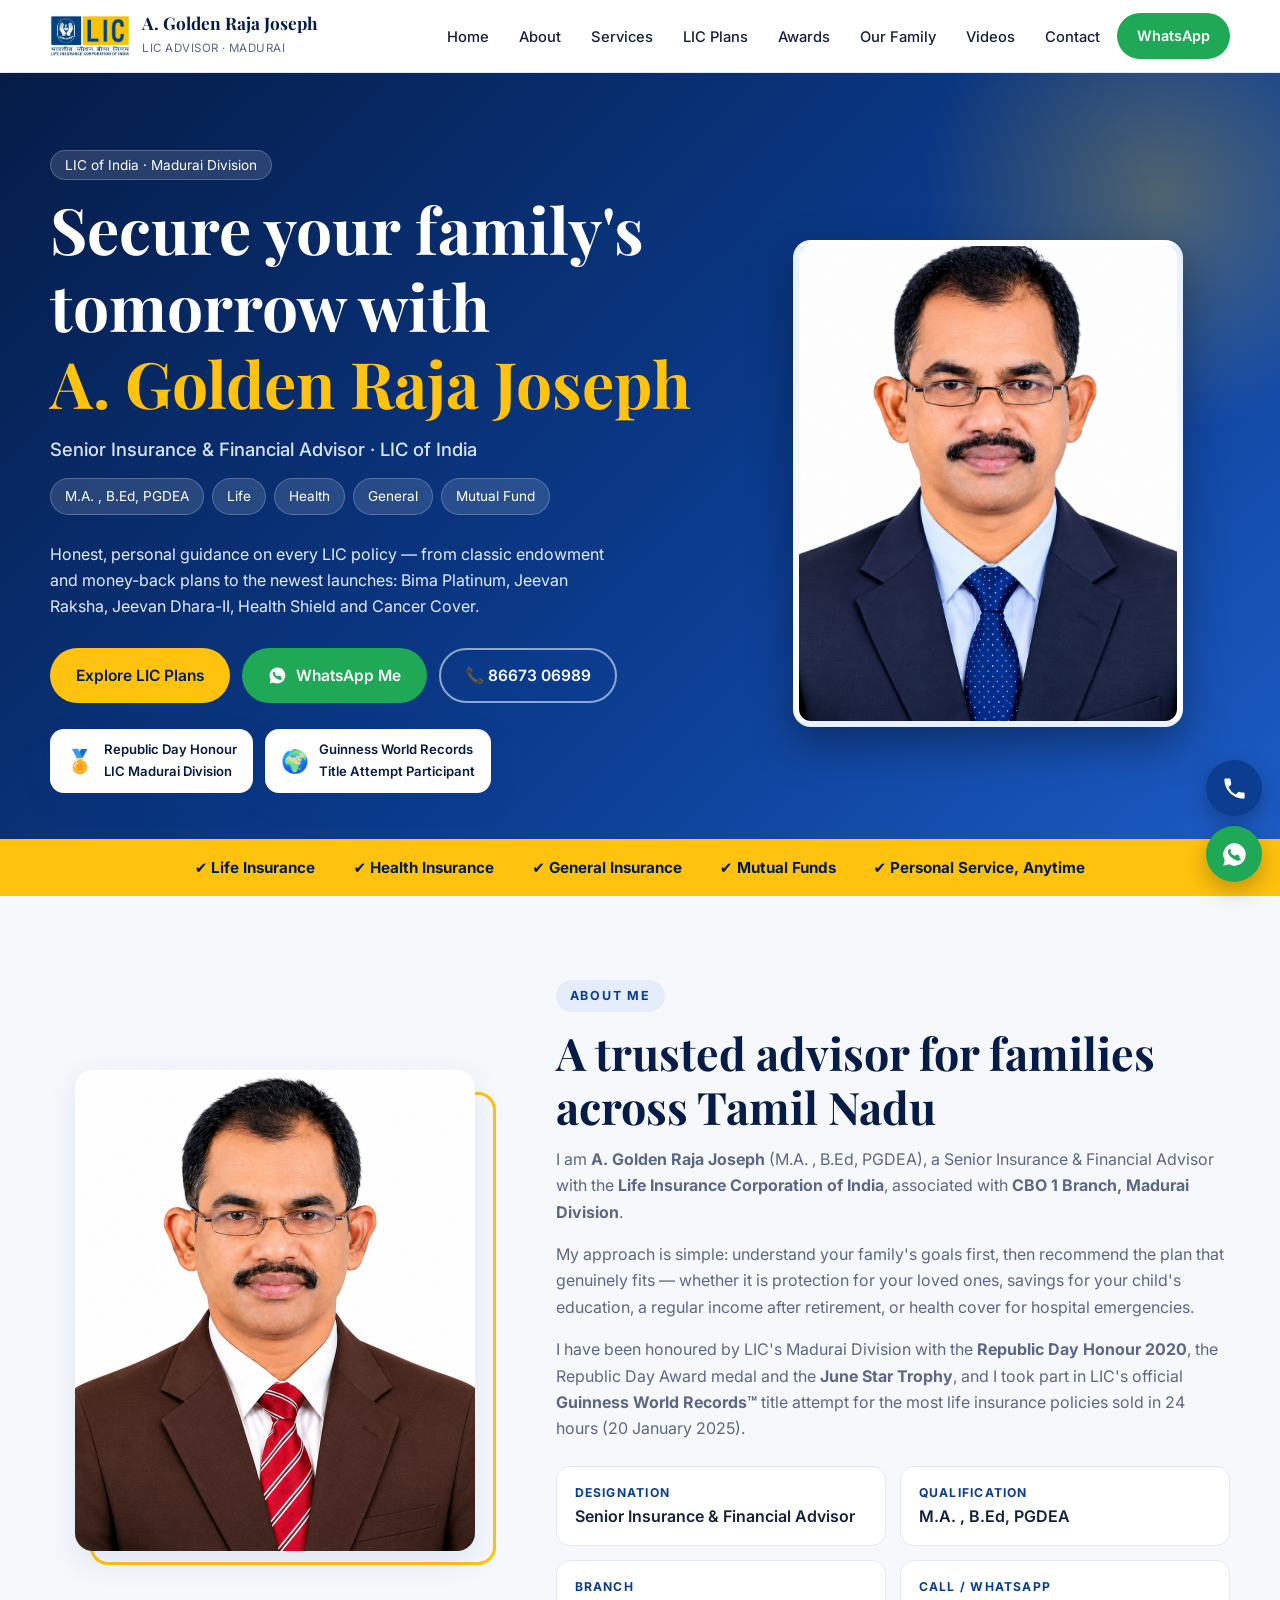
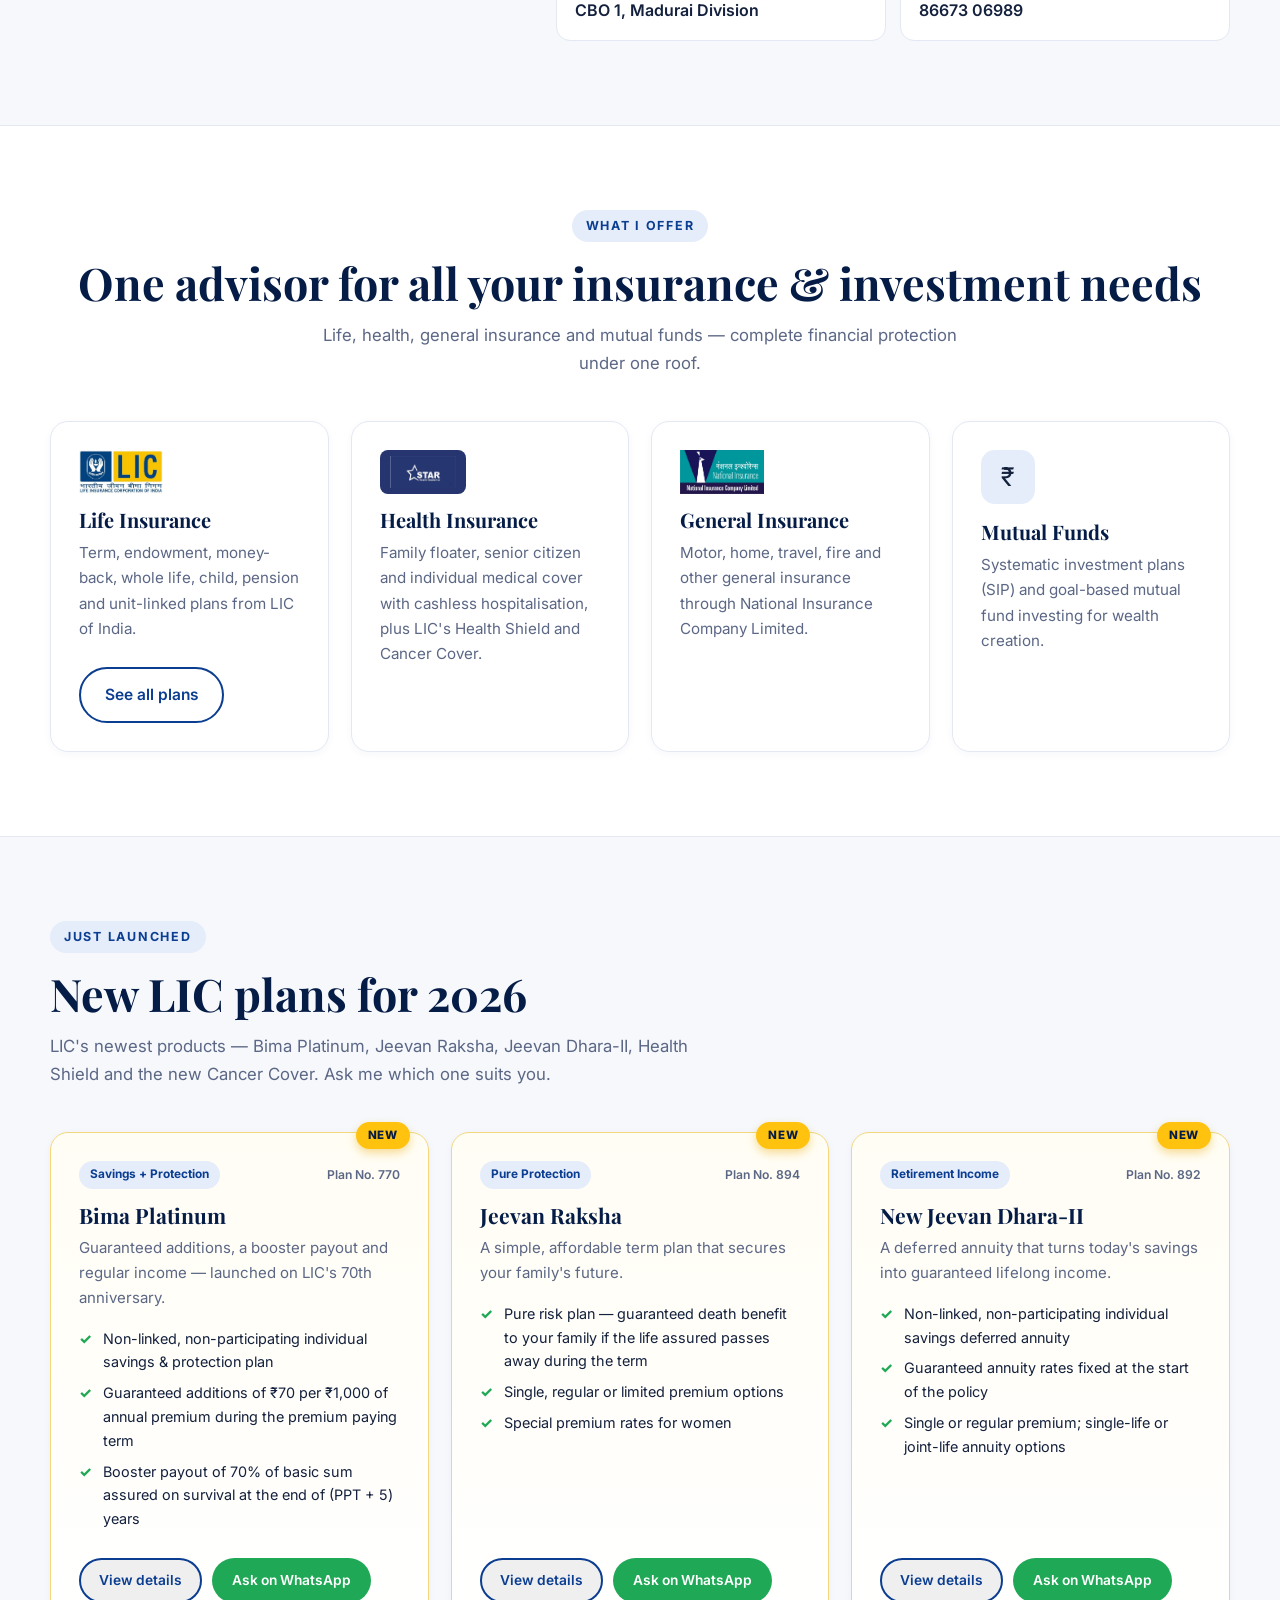
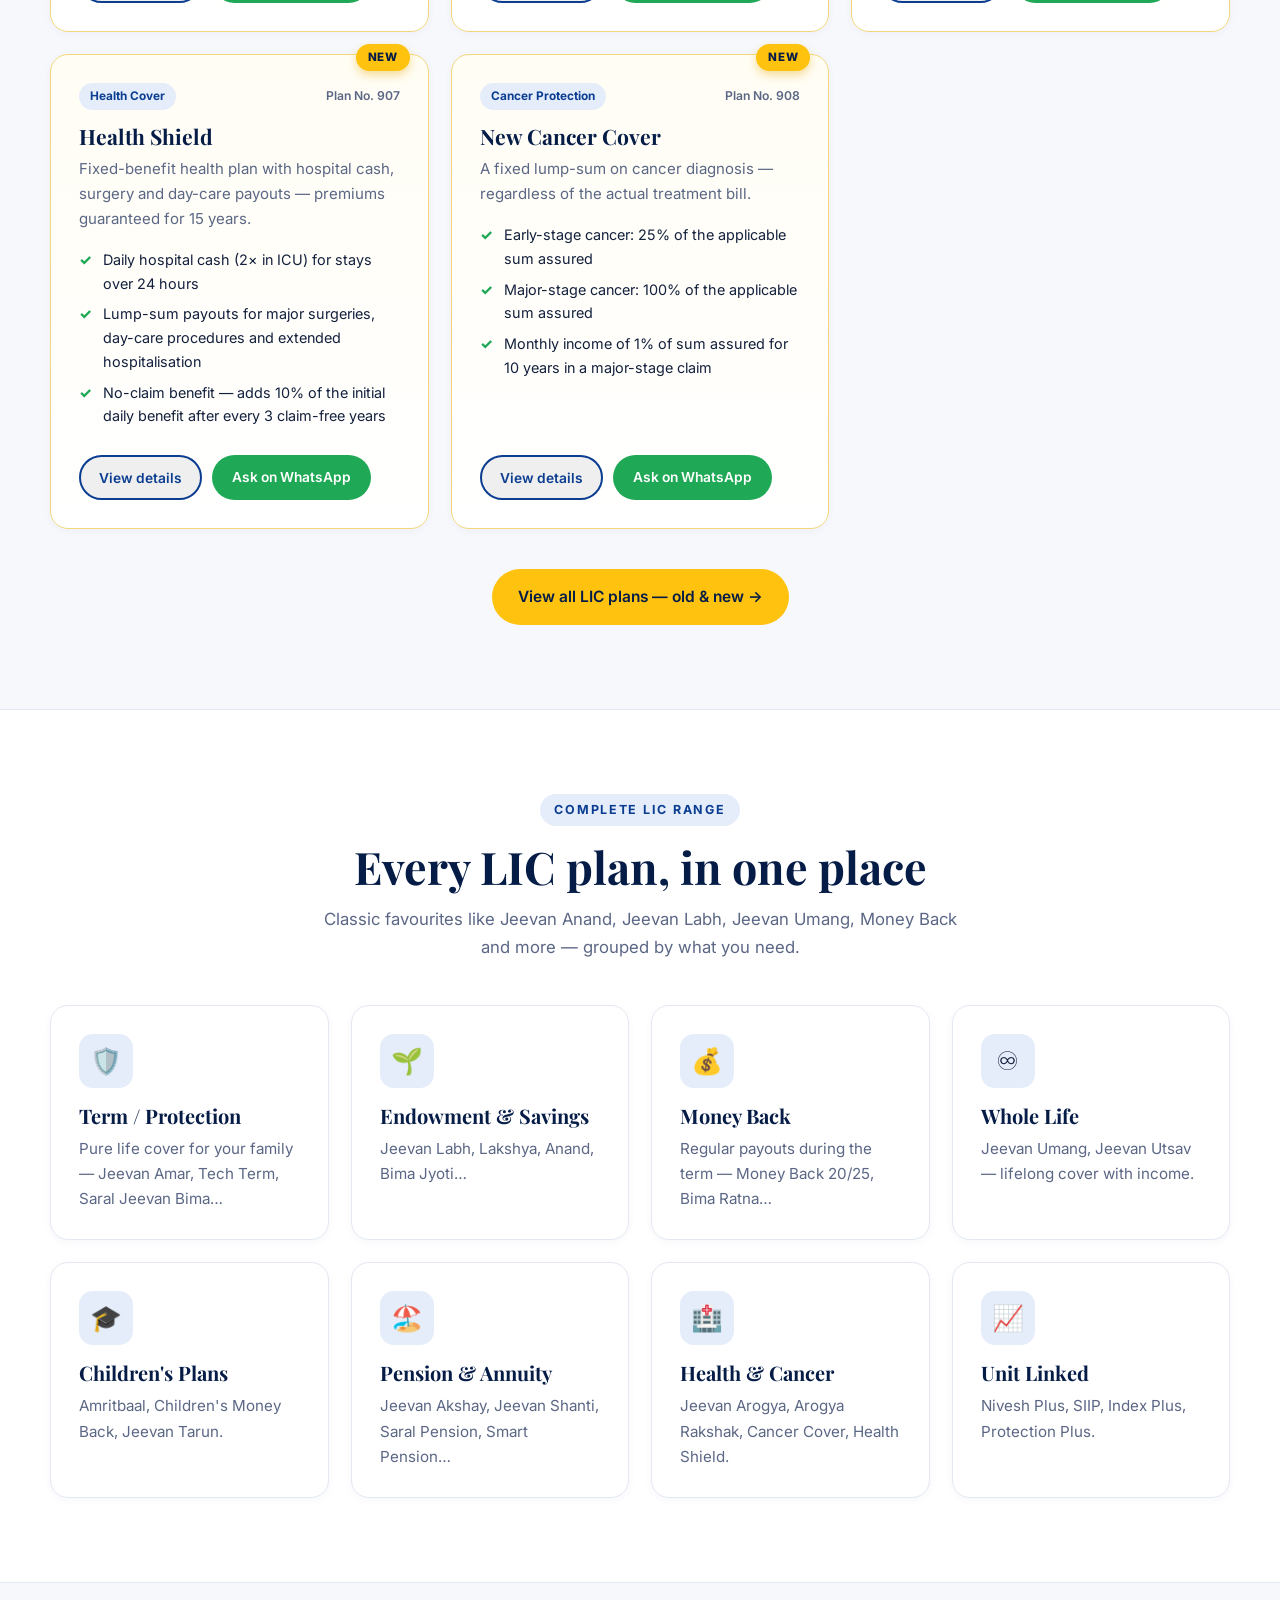
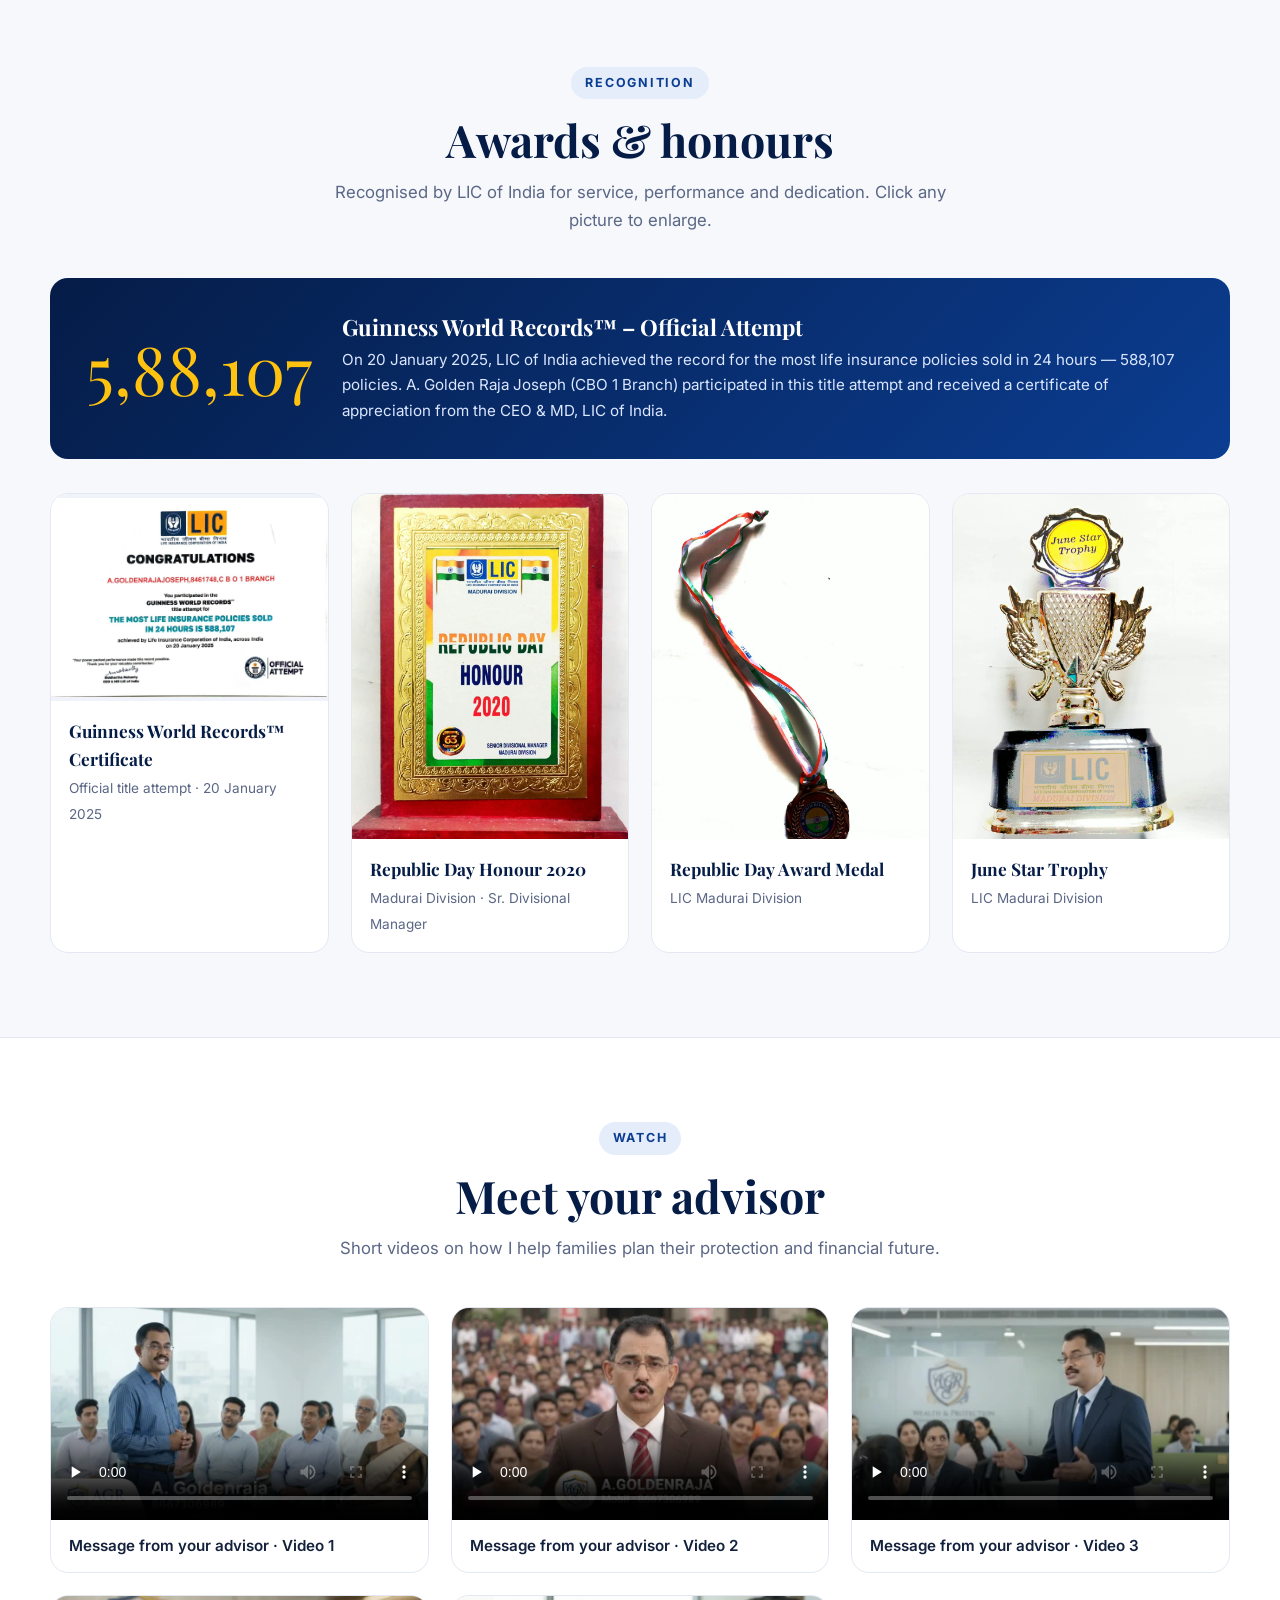
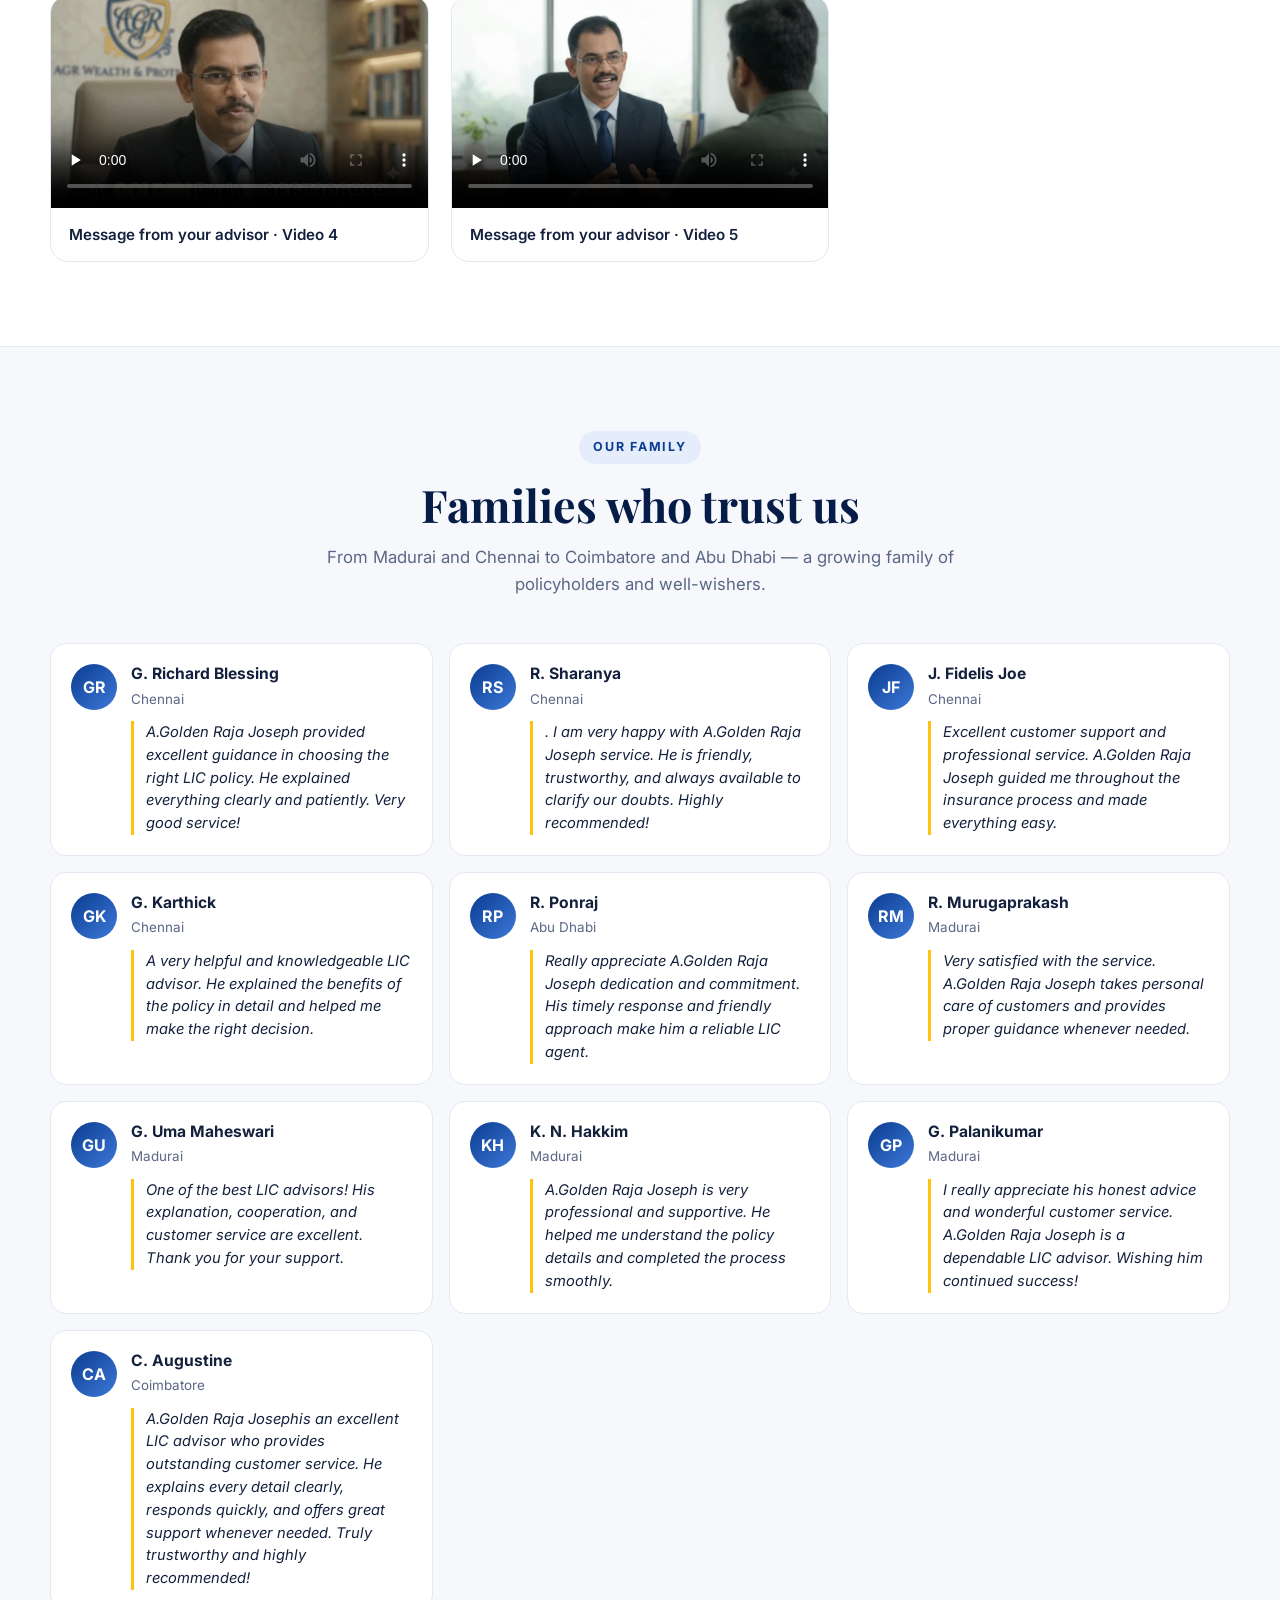
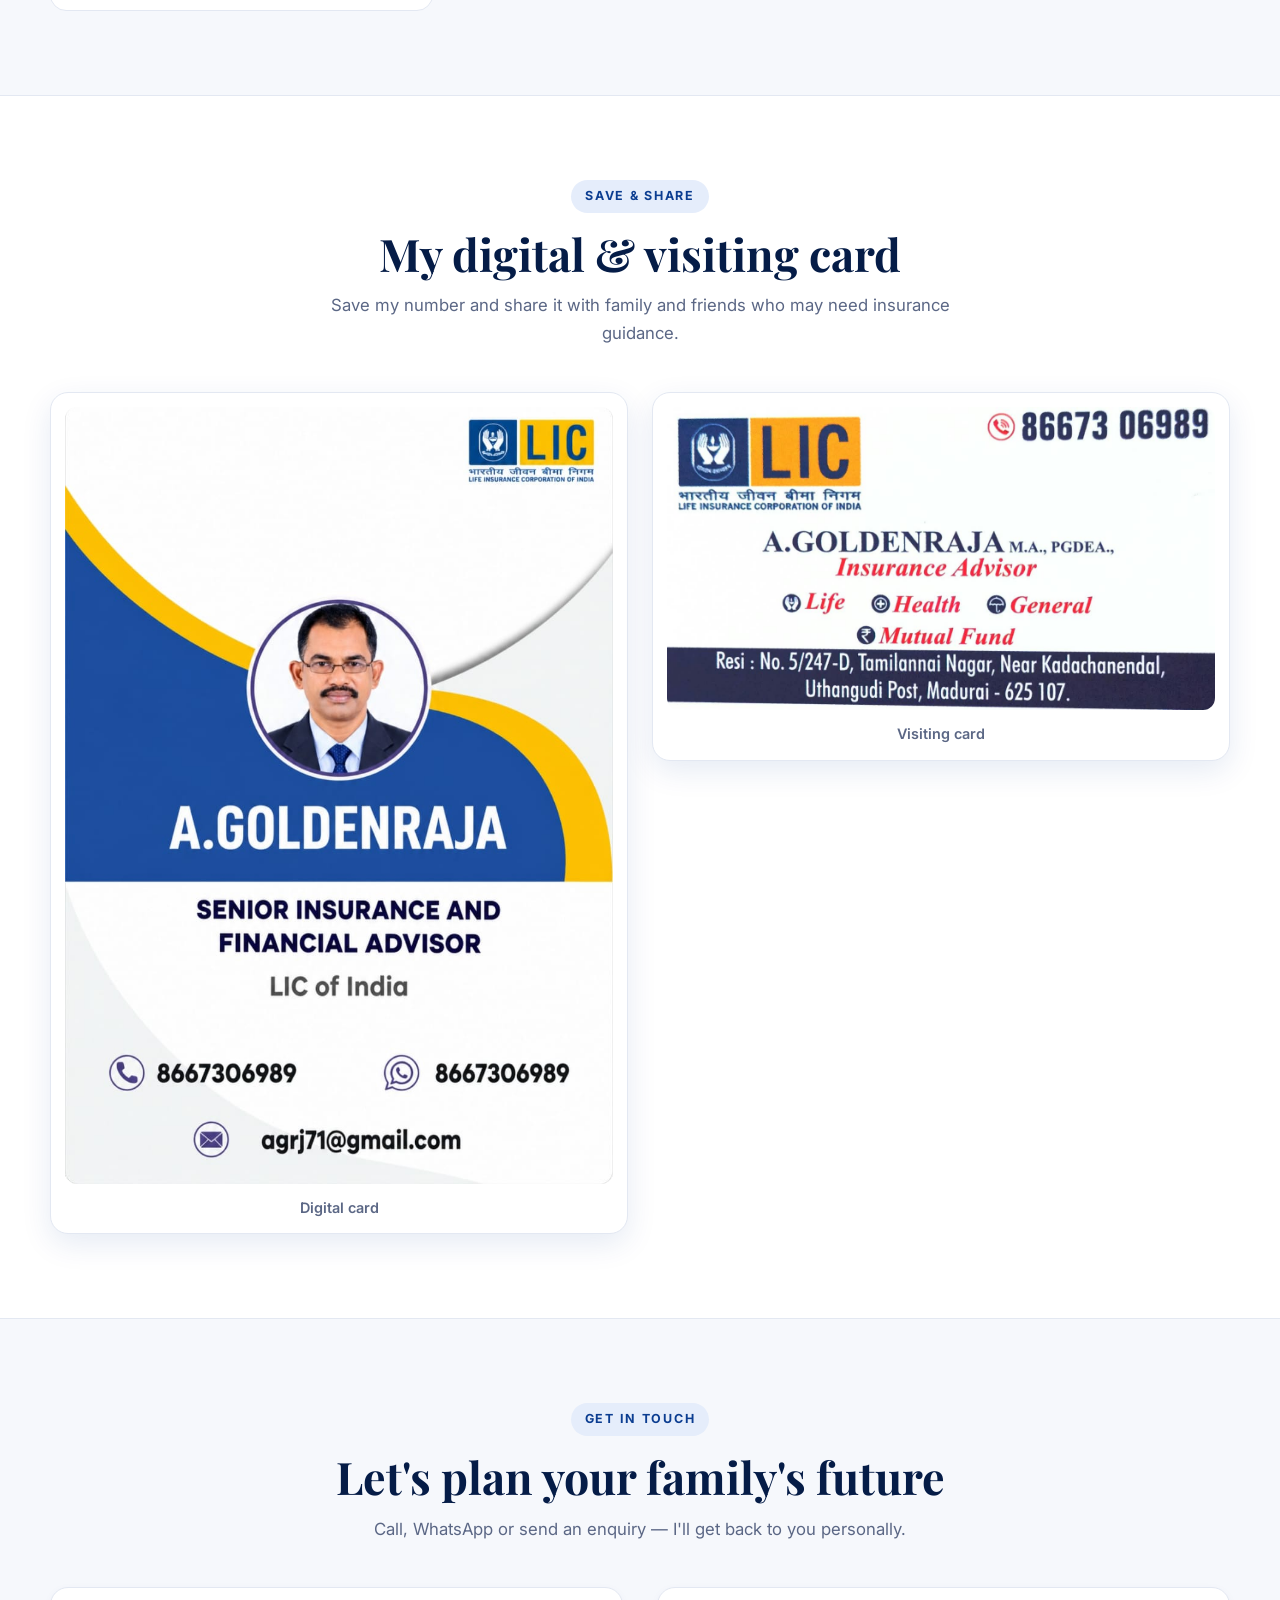
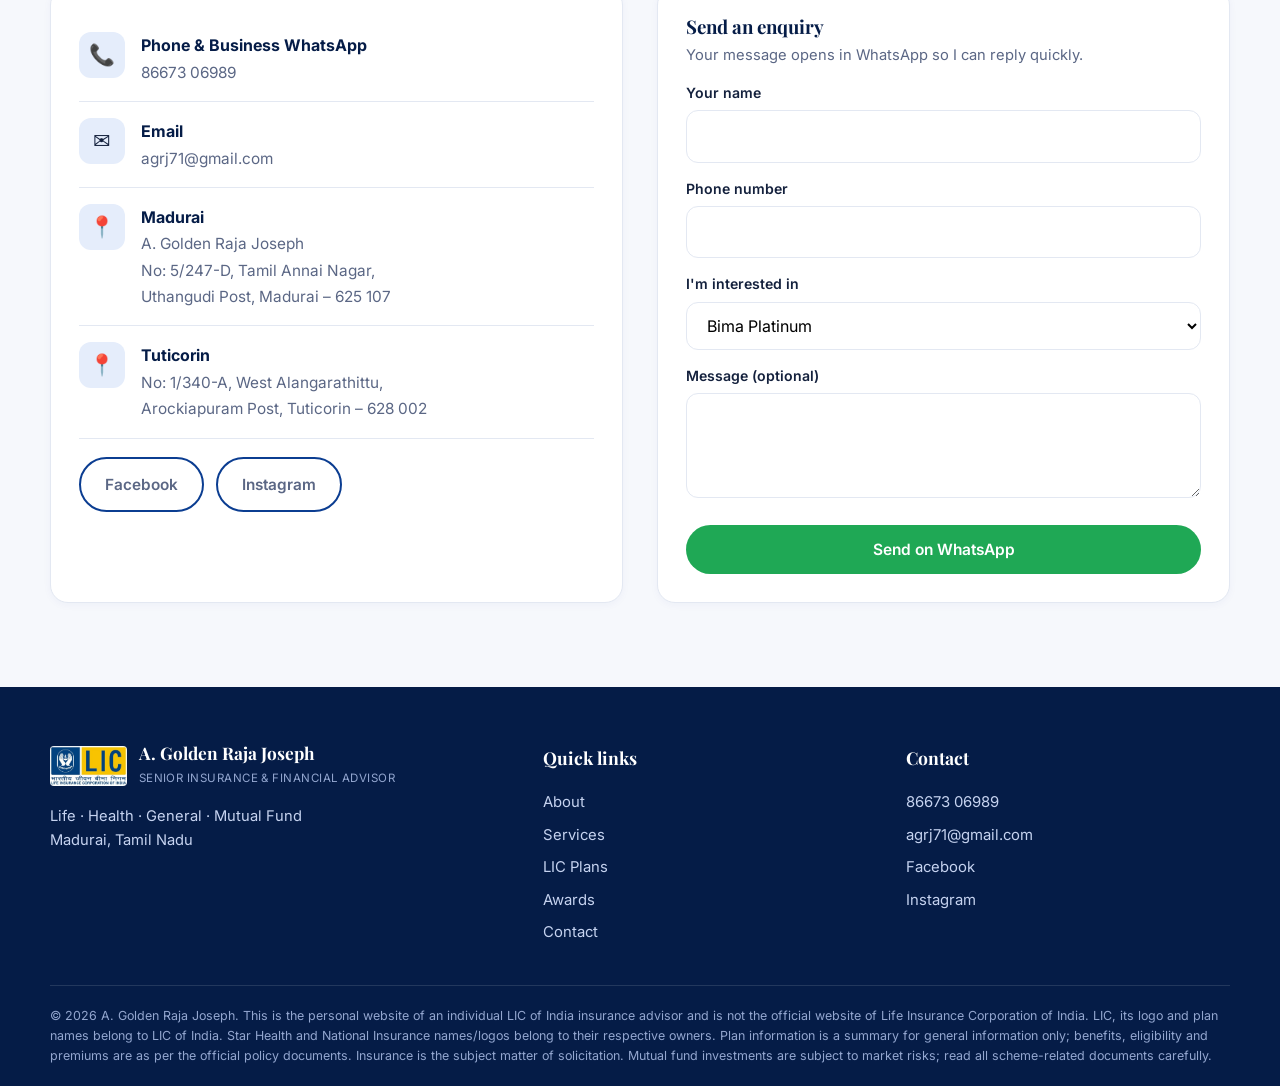
<file: index.html>
<!doctype html>
<html lang="en">
<head>
<meta charset="utf-8">
<meta name="viewport" content="width=device-width,initial-scale=1">
<title>A. Golden Raja Joseph – LIC Insurance Advisor in Madurai | Life, Health, General &amp; Mutual Fund</title>
<meta name="description" content="A. Golden Raja Joseph, Senior Insurance &amp; Financial Advisor (LIC of India), Madurai. Life insurance, Bima Platinum, Jeevan Raksha, Jeevan Dhara-II, Health Shield, Cancer Cover, health, general insurance and mutual funds. Call/WhatsApp 86673 06989.">
<meta name="keywords" content="LIC agent Madurai, LIC advisor Madurai, Golden Raja, Bima Platinum, Jeevan Raksha, Jeevan Dhara II, Health Shield, LIC Cancer Cover, Uthangudi, Tuticorin LIC agent">
<link rel="icon" href="assets/img/lic-logo.jpg">
<link rel="preconnect" href="https://fonts.googleapis.com"><link rel="preconnect" href="https://fonts.gstatic.com" crossorigin>
<link href="https://fonts.googleapis.com/css2?family=Inter:wght@400;500;600;700&family=Playfair+Display:wght@600;700&display=swap" rel="stylesheet">
<link rel="stylesheet" href="css/style.css">
<script type="application/ld+json">
{"@context":"https://schema.org","@type":"InsuranceAgency","name":"A. Golden Raja Joseph – LIC Advisor","telephone":"+918667306989","email":"agrj71@gmail.com","address":{"@type":"PostalAddress","streetAddress":"No: 5/247-D, Tamil Annai Nagar, Uthangudi Post","addressLocality":"Madurai","postalCode":"625107","addressCountry":"IN"},"sameAs":["https://www.facebook.com/share/1CcH2bQbzS/","https://www.instagram.com/golden725490"]}
</script>
</head>
<body>

<header class="nav"><div class="wrap nav-in">
  <a class="brand" href="index.html"><img src="assets/img/lic-logo.jpg" alt="LIC of India logo"><span><b>A. Golden Raja Joseph</b><small>LIC ADVISOR · MADURAI</small></span></a>
  <button class="burger" aria-label="Menu"><span></span><span></span><span></span></button>
  <nav><ul>
    <li><a class="lnk" href="#home">Home</a></li>
    <li><a class="lnk" href="#about">About</a></li>
    <li><a class="lnk" href="#services">Services</a></li>
    <li><a class="lnk" href="plans.html">LIC Plans</a></li>
    <li><a class="lnk" href="#awards">Awards</a></li>
    <li><a class="lnk" href="#clients">Our Family</a></li>
    <li><a class="lnk" href="#videos">Videos</a></li>
    <li><a class="lnk" href="#contact">Contact</a></li>
    <li><a class="btn btn-wa nav-cta" target="_blank" rel="noopener" href="https://wa.me/918667306989?text=Hello%20Mr.%20Golden%20Raja%2C%20I%20would%20like%20to%20know%20about%20LIC%20plans.">WhatsApp</a></li>
  </ul></nav>
</div></header>

<!-- HERO -->
<section class="hero" id="home" style="padding-bottom:0">
  <div class="wrap hero-grid">
    <div>
      <span class="chip">LIC of India · Madurai Division</span>
      <h1>Secure your family's tomorrow with<br><em>A. Golden Raja Joseph</em></h1>
      <p class="role">Senior Insurance &amp; Financial Advisor · LIC of India</p>
      <div class="quals"><span class="chip">M.A. , B.Ed, PGDEA</span><span class="chip">Life</span><span class="chip">Health</span><span class="chip">General</span><span class="chip">Mutual Fund</span></div>
      <p class="txt">Honest, personal guidance on every LIC policy — from classic endowment and money-back plans to the newest launches: Bima Platinum, Jeevan Raksha, Jeevan Dhara-II, Health Shield and Cancer Cover.</p>
      <div class="hero-btns">
        <a class="btn btn-primary" href="plans.html">Explore LIC Plans</a>
        <a class="btn btn-wa" target="_blank" rel="noopener" href="https://wa.me/918667306989?text=Hello%20Mr.%20Golden%20Raja%2C%20I%20would%20like%20to%20know%20about%20LIC%20plans."><svg viewBox="0 0 24 24"><path d="M12 2a10 10 0 0 0-8.6 15.1L2 22l5-1.3A10 10 0 1 0 12 2Zm5.8 14.2c-.2.7-1.4 1.3-1.9 1.3-.5.1-1.1.1-1.8-.1a14 14 0 0 1-5.3-3.2c-1.5-1.5-2.4-3.2-2.5-3.7s-.5-2.1.7-3.2c.4-.4.9-.4 1.2-.3l.7 1.6c.1.2.1.4 0 .6l-.5.7c.4.8 1 1.5 1.7 2.1.9.7 1.7 1 2 1.1.3.1.5.1.7-.1l.7-.9c.2-.2.4-.2.6-.1l1.9.9c.3.2.4.3.4.5.1.2.1.8-.1 1.5Z"/></svg> WhatsApp Me</a>
        <a class="btn btn-ghost" href="tel:+918667306989">📞 86673 06989</a>
      </div>
      <div class="hero-honours">
        <div class="badge"><i>🏅</i><span>Republic Day Honour<br>LIC Madurai Division</span></div>
        <div class="badge"><i>🌍</i><span>Guinness World Records<br>Title Attempt Participant</span></div>
      </div>
    </div>
    <div class="hero-photo">
      <div class="frame"><img src="assets/img/portrait.jpg" alt="A. Golden Raja Joseph, LIC Insurance Advisor, Madurai"></div>
    </div>
  </div>
</section>
<div class="strip"><div class="wrap"><span>✔ Life Insurance</span><span>✔ Health Insurance</span><span>✔ General Insurance</span><span>✔ Mutual Funds</span><span>✔ Personal Service, Anytime</span></div></div>

<!-- ABOUT -->
<section id="about" class="about">
  <div class="wrap about-grid">
    <div class="about-img reveal"><img class="main" src="assets/img/about-photo.jpg" alt="A. Golden Raja Joseph, LIC Insurance Advisor"></div>
    <div class="reveal">
      <span class="eyebrow">About Me</span>
      <h2>A trusted advisor for families across Tamil Nadu</h2>
      <p>I am <strong>A. Golden Raja Joseph</strong> (M.A. , B.Ed, PGDEA), a Senior Insurance &amp; Financial Advisor with the <strong>Life Insurance Corporation of India</strong>, associated with <strong>CBO 1 Branch, Madurai Division</strong>.</p>
      <p>My approach is simple: understand your family's goals first, then recommend the plan that genuinely fits — whether it is protection for your loved ones, savings for your child's education, a regular income after retirement, or health cover for hospital emergencies.</p>
      <p>I have been honoured by LIC's Madurai Division with the <strong>Republic Day Honour 2020</strong>, the Republic Day Award medal and the <strong>June Star Trophy</strong>, and I took part in LIC's official <strong>Guinness World Records™</strong> title attempt for the most life insurance policies sold in 24 hours (20 January 2025).</p>
      <div class="facts">
        <div class="fact"><b>Designation</b><span>Senior Insurance &amp; Financial Advisor</span></div>
        <div class="fact"><b>Qualification</b><span>M.A. , B.Ed, PGDEA</span></div>
        <div class="fact"><b>Branch</b><span>CBO 1, Madurai Division</span></div>
        <div class="fact"><b>Call / WhatsApp</b><span>86673 06989</span></div>
      </div>
    </div>
  </div>
</section>

<!-- SERVICES -->
<section id="services" class="alt">
  <div class="wrap">
    <div class="sec-head center reveal"><span class="eyebrow">What I Offer</span><h2>One advisor for all your insurance &amp; investment needs</h2><p class="lead">Life, health, general insurance and mutual funds — complete financial protection under one roof.</p></div>
    <div class="grid g4">
      <div class="card svc reveal"><img class="logo" src="assets/img/lic-logo.jpg" alt="LIC"><h3>Life Insurance</h3><p>Term, endowment, money-back, whole life, child, pension and unit-linked plans from LIC of India.</p><br><a class="btn btn-outline" href="plans.html">See all plans</a></div>
      <div class="card svc reveal"><img class="logo" src="assets/img/star-health.png" alt="Star Health Insurance" style="background:#263570;padding:6px 10px;border-radius:8px"><h3>Health Insurance</h3><p>Family floater, senior citizen and individual medical cover with cashless hospitalisation, plus LIC's Health Shield and Cancer Cover.</p></div>
      <div class="card svc reveal"><img class="logo" src="assets/img/national-insurance.png" alt="National Insurance Company"><h3>General Insurance</h3><p>Motor, home, travel, fire and other general insurance through National Insurance Company Limited.</p></div>
      <div class="card svc reveal"><div class="ic">₹</div><h3>Mutual Funds</h3><p>Systematic investment plans (SIP) and goal-based mutual fund investing for wealth creation.</p></div>
    </div>
  </div>
</section>

<!-- NEW PLANS -->
<section id="new-plans">
  <div class="wrap">
    <div class="sec-head reveal"><span class="eyebrow">Just Launched</span><h2>New LIC plans for 2026</h2><p class="lead">LIC's newest products — Bima Platinum, Jeevan Raksha, Jeevan Dhara-II, Health Shield and the new Cancer Cover. Ask me which one suits you.</p></div>
    <div class="grid g3" id="featuredPlans"></div>
    <div style="text-align:center;margin-top:40px" class="reveal"><a class="btn btn-primary" href="plans.html">View all LIC plans — old &amp; new →</a></div>
  </div>
</section>

<!-- OLD PLANS CATEGORIES -->
<section class="alt">
  <div class="wrap">
    <div class="sec-head center reveal"><span class="eyebrow">Complete LIC Range</span><h2>Every LIC plan, in one place</h2><p class="lead">Classic favourites like Jeevan Anand, Jeevan Labh, Jeevan Umang, Money Back and more — grouped by what you need.</p></div>
    <div class="grid g4">
      <a class="card svc reveal" href="plans.html#term"><div class="ic">🛡️</div><h3>Term / Protection</h3><p>Pure life cover for your family — Jeevan Amar, Tech Term, Saral Jeevan Bima…</p></a>
      <a class="card svc reveal" href="plans.html#endowment"><div class="ic">🌱</div><h3>Endowment &amp; Savings</h3><p>Jeevan Labh, Lakshya, Anand, Bima Jyoti…</p></a>
      <a class="card svc reveal" href="plans.html#moneyback"><div class="ic">💰</div><h3>Money Back</h3><p>Regular payouts during the term — Money Back 20/25, Bima Ratna…</p></a>
      <a class="card svc reveal" href="plans.html#wholelife"><div class="ic">♾️</div><h3>Whole Life</h3><p>Jeevan Umang, Jeevan Utsav — lifelong cover with income.</p></a>
      <a class="card svc reveal" href="plans.html#child"><div class="ic">🎓</div><h3>Children's Plans</h3><p>Amritbaal, Children's Money Back, Jeevan Tarun.</p></a>
      <a class="card svc reveal" href="plans.html#pension"><div class="ic">🏖️</div><h3>Pension &amp; Annuity</h3><p>Jeevan Akshay, Jeevan Shanti, Saral Pension, Smart Pension…</p></a>
      <a class="card svc reveal" href="plans.html#health"><div class="ic">🏥</div><h3>Health &amp; Cancer</h3><p>Jeevan Arogya, Arogya Rakshak, Cancer Cover, Health Shield.</p></a>
      <a class="card svc reveal" href="plans.html#ulip"><div class="ic">📈</div><h3>Unit Linked</h3><p>Nivesh Plus, SIIP, Index Plus, Protection Plus.</p></a>
    </div>
  </div>
</section>

<!-- AWARDS -->
<section id="awards">
  <div class="wrap">
    <div class="sec-head center reveal"><span class="eyebrow">Recognition</span><h2>Awards &amp; honours</h2><p class="lead">Recognised by LIC of India for service, performance and dedication. Click any picture to enlarge.</p></div>
    <div class="guinness reveal">
      <div class="num">5,88,107</div>
      <div><h3>Guinness World Records™ – Official Attempt</h3><p>On 20 January 2025, LIC of India achieved the record for the most life insurance policies sold in 24 hours — 588,107 policies. A. Golden Raja Joseph (CBO 1 Branch) participated in this title attempt and received a certificate of appreciation from the CEO &amp; MD, LIC of India.</p></div>
    </div>
    <div class="awards">
      <div class="award wide reveal" data-zoom="assets/img/guinness-certificate.jpg" data-cap="Guinness World Records Official Attempt – Certificate of participation"><div class="img"><img src="assets/img/guinness-certificate.jpg" alt="Guinness World Records certificate"></div><div class="cap"><b>Guinness World Records™ Certificate</b><span>Official title attempt · 20 January 2025</span></div></div>
      <div class="award reveal" data-zoom="assets/img/republic-day-honour-2020.jpg" data-cap="Republic Day Honour 2020 – LIC Madurai Division"><div class="img"><img src="assets/img/republic-day-honour-2020.jpg" alt="Republic Day Honour 2020 plaque"></div><div class="cap"><b>Republic Day Honour 2020</b><span>Madurai Division · Sr. Divisional Manager</span></div></div>
      <div class="award reveal" data-zoom="assets/img/republic-day-medal.jpg" data-cap="Republic Day Award Medal – Madurai Division"><div class="img"><img src="assets/img/republic-day-medal.jpg" alt="Republic Day Award medal"></div><div class="cap"><b>Republic Day Award Medal</b><span>LIC Madurai Division</span></div></div>
      <div class="award reveal" data-zoom="assets/img/june-star-trophy.jpg" data-cap="June Star Trophy – LIC Madurai Division"><div class="img"><img src="assets/img/june-star-trophy.jpg" alt="June Star Trophy"></div><div class="cap"><b>June Star Trophy</b><span>LIC Madurai Division</span></div></div>
    </div>
  </div>
</section>

<!-- VIDEOS -->
<section id="videos" class="alt">
  <div class="wrap">
    <div class="sec-head center reveal"><span class="eyebrow">Watch</span><h2>Meet your advisor</h2><p class="lead">Short videos on how I help families plan their protection and financial future.</p></div>
    <div class="vids">
      <div class="vid reveal"><video controls preload="none" playsinline poster="assets/video/poster-1.jpg"><source src="assets/video/video-1.mp4" type="video/mp4"></video><div class="cap">Message from your advisor · Video 1</div></div>
      <div class="vid reveal"><video controls preload="none" playsinline poster="assets/video/poster-2.jpg"><source src="assets/video/video-2.mp4" type="video/mp4"></video><div class="cap">Message from your advisor · Video 2</div></div>
      <div class="vid reveal"><video controls preload="none" playsinline poster="assets/video/poster-3.jpg"><source src="assets/video/video-3.mp4" type="video/mp4"></video><div class="cap">Message from your advisor · Video 3</div></div>
      <div class="vid reveal"><video controls preload="none" playsinline poster="assets/video/poster-4.jpg"><source src="assets/video/video-4.mp4" type="video/mp4"></video><div class="cap">Message from your advisor · Video 4</div></div>
      <div class="vid reveal"><video controls preload="none" playsinline poster="assets/video/poster-5.jpg"><source src="assets/video/video-5.mp4" type="video/mp4"></video><div class="cap">Message from your advisor · Video 5</div></div>
    </div>
  </div>
</section>

<!-- CLIENTS -->
<section id="clients">
  <div class="wrap">
    <div class="sec-head center reveal"><span class="eyebrow">Our Family</span><h2>Families who trust us</h2><p class="lead">From Madurai and Chennai to Coimbatore and Abu Dhabi — a growing family of policyholders and well-wishers.</p></div>
    <!-- CLIENT FEEDBACK: replace the text inside each <p class="fb"> below with the client's own message. Delete the <p> to hide it. -->
    <div class="clients">
      <div class="client reveal"><div class="av">GR</div><div><b>G. Richard Blessing</b><span>Chennai</span><p class="fb">A.Golden Raja Joseph provided excellent guidance in choosing the right LIC policy. He explained everything clearly and patiently. Very good service!</p></div></div>
      <div class="client reveal"><div class="av">RS</div><div><b>R. Sharanya</b><span>Chennai</span><p class="fb">. I am very happy with A.Golden Raja Joseph  service. He is friendly, trustworthy, and always available to clarify our doubts. Highly recommended!</p></div></div>
      <div class="client reveal"><div class="av">JF</div><div><b>J. Fidelis Joe</b><span>Chennai</span><p class="fb">Excellent customer support and professional service. A.Golden Raja Joseph guided me throughout the insurance process and made everything easy.</p></div></div>
      <div class="client reveal"><div class="av">GK</div><div><b>G. Karthick</b><span>Chennai</span><p class="fb">A very helpful and knowledgeable LIC advisor. He explained the benefits of the policy in detail and helped me make the right decision.</p></div></div>
      <div class="client reveal"><div class="av">RP</div><div><b>R. Ponraj</b><span>Abu Dhabi</span><p class="fb">Really appreciate A.Golden Raja Joseph dedication and commitment. His timely response and friendly approach make him a reliable LIC agent.</p></div></div>
      <div class="client reveal"><div class="av">RM</div><div><b>R. Murugaprakash</b><span>Madurai</span><p class="fb">Very satisfied with the service. A.Golden Raja Joseph takes personal care of customers and provides proper guidance whenever needed.</p></div></div>
      <div class="client reveal"><div class="av">GU</div><div><b>G. Uma Maheswari</b><span>Madurai</span><p class="fb">One of the best LIC advisors! His explanation, cooperation, and customer service are excellent. Thank you for your support.</p></div></div>
      <div class="client reveal"><div class="av">KH</div><div><b>K. N. Hakkim</b><span>Madurai</span><p class="fb"> A.Golden Raja Joseph is very professional and supportive. He helped me understand the policy details and completed the process smoothly.</p></div></div>
      <div class="client reveal"><div class="av">GP</div><div><b>G. Palanikumar</b><span>Madurai</span><p class="fb">I really appreciate his honest advice and wonderful customer service. A.Golden Raja Joseph is a dependable LIC advisor. Wishing him continued success!</p></div></div>
      <div class="client reveal"><div class="av">CA</div><div><b>C. Augustine</b><span>Coimbatore</span><p class="fb">A.Golden Raja Josephis an excellent LIC advisor who provides outstanding customer service. He explains every detail clearly, responds quickly, and offers great support whenever needed. Truly trustworthy and highly recommended!</p></div></div>
    </div>
  </div>
</section>

<!-- CARDS -->
<section class="alt">
  <div class="wrap">
    <div class="sec-head center reveal"><span class="eyebrow">Save &amp; Share</span><h2>My digital &amp; visiting card</h2><p class="lead">Save my number and share it with family and friends who may need insurance guidance.</p></div>
    <div class="cards2">
      <figure class="reveal" data-zoom="assets/img/id-card.jpg" data-cap="Digital card"><img src="assets/img/id-card.jpg" alt="A. Golden Raja digital card"><figcaption>Digital card</figcaption></figure>
      <figure class="reveal" data-zoom="assets/img/business-card.jpg" data-cap="Visiting card"><img src="assets/img/business-card.jpg" alt="A. Golden Raja visiting card"><figcaption>Visiting card</figcaption></figure>
    </div>
  </div>
</section>

<!-- CONTACT -->
<section id="contact">
  <div class="wrap">
    <div class="sec-head center reveal"><span class="eyebrow">Get in touch</span><h2>Let's plan your family's future</h2><p class="lead">Call, WhatsApp or send an enquiry — I'll get back to you personally.</p></div>
    <div class="contact-grid">
      <div class="card cinfo reveal">
        <div class="row"><div class="ico">📞</div><div><b>Phone &amp; Business WhatsApp</b><a href="tel:+918667306989">86673 06989</a></div></div>
        <div class="row"><div class="ico">✉️</div><div><b>Email</b><a href="mailto:agrj71@gmail.com">agrj71@gmail.com</a></div></div>
        <div class="row"><div class="ico">📍</div><div><b>Madurai</b><a target="_blank" rel="noopener" href="https://www.google.com/maps/search/?api=1&query=Tamil+Annai+Nagar+Uthangudi+Madurai+625107"><span>A. Golden Raja Joseph<br>No: 5/247-D, Tamil Annai Nagar,<br>Uthangudi Post, Madurai – 625 107</span></a></div></div>
        <div class="row"><div class="ico">📍</div><div><b>Tuticorin</b><a target="_blank" rel="noopener" href="https://www.google.com/maps/search/?api=1&query=West+Alangarathittu+Arockiapuram+Tuticorin+628002"><span>No: 1/340-A, West Alangarathittu,<br>Arockiapuram Post, Tuticorin – 628 002</span></a></div></div>
        <div class="social">
          <a class="btn btn-outline" target="_blank" rel="noopener" href="https://www.facebook.com/share/1CcH2bQbzS/">Facebook</a>
          <a class="btn btn-outline" target="_blank" rel="noopener" href="https://www.instagram.com/golden725490?utm_source=qr&mdxt=dDdqZGJibzUxOHEz">Instagram</a>
        </div>
      </div>
      <form class="card reveal" id="enquiry">
        <h3 style="margin-bottom:4px">Send an enquiry</h3>
        <p style="color:var(--muted);font-size:.92rem">Your message opens in WhatsApp so I can reply quickly.</p>
        <label for="n">Your name</label><input id="n" name="name" required>
        <label for="p">Phone number</label><input id="p" name="phone" type="tel" required>
        <label for="i">I'm interested in</label>
        <select id="i" name="interest">
          <option>Bima Platinum</option><option>Jeevan Raksha</option><option>Jeevan Dhara-II (Pension)</option><option>Health Shield</option><option>Cancer Cover</option>
          <option>Term / Protection plan</option><option>Child plan</option><option>Pension plan</option><option>Health insurance</option><option>General insurance</option><option>Mutual funds</option><option>Not sure — need guidance</option>
        </select>
        <label for="m">Message (optional)</label><textarea id="m" name="message" rows="3"></textarea>
        <button class="btn btn-wa" type="submit">Send on WhatsApp</button>
      </form>
    </div>
  </div>
</section>

<footer>
  <div class="wrap f-grid">
    <div><div class="brand" style="margin-bottom:14px"><img src="assets/img/lic-logo.jpg" alt="LIC" style="height:40px"><span><b style="color:#fff">A. Golden Raja Joseph</b><small style="color:#93a6cf">SENIOR INSURANCE &amp; FINANCIAL ADVISOR</small></span></div><p>Life · Health · General · Mutual Fund<br>Madurai, Tamil Nadu</p></div>
    <div><h4>Quick links</h4><a href="#about">About</a><a href="#services">Services</a><a href="plans.html">LIC Plans</a><a href="#awards">Awards</a><a href="#contact">Contact</a></div>
    <div><h4>Contact</h4><a href="tel:+918667306989">86673 06989</a><a href="mailto:agrj71@gmail.com">agrj71@gmail.com</a><a target="_blank" rel="noopener" href="https://www.facebook.com/share/1CcH2bQbzS/">Facebook</a><a target="_blank" rel="noopener" href="https://www.instagram.com/golden725490?utm_source=qr&mdxt=dDdqZGJibzUxOHEz">Instagram</a></div>
  </div>
  <div class="wrap disc">© <span class="yr"></span> A. Golden Raja Joseph. This is the personal website of an individual LIC of India insurance advisor and is not the official website of Life Insurance Corporation of India. LIC, its logo and plan names belong to LIC of India. Star Health and National Insurance names/logos belong to their respective owners. Plan information is a summary for general information only; benefits, eligibility and premiums are as per the official policy documents. Insurance is the subject matter of solicitation. Mutual fund investments are subject to market risks; read all scheme-related documents carefully.</div>
</footer>

<div class="fab">
  <a class="c" href="tel:+918667306989" aria-label="Call"><svg viewBox="0 0 24 24"><path d="M6.6 10.8a15 15 0 0 0 6.6 6.6l2.2-2.2c.3-.3.7-.4 1-.2 1.1.4 2.3.6 3.6.6.6 0 1 .4 1 1V20c0 .6-.4 1-1 1A17 17 0 0 1 3 4c0-.6.4-1 1-1h3.5c.6 0 1 .4 1 1 0 1.300.2 2.500.6 3.600.1.300 0 .700-.2 1l-2.300 2.200Z"/></svg></a>
  <a class="w" target="_blank" rel="noopener" href="https://wa.me/918667306989?text=Hello%20Mr.%20Golden%20Raja%2C%20I%20would%20like%20to%20know%20about%20LIC%20plans." aria-label="WhatsApp"><svg viewBox="0 0 24 24"><path d="M12 2a10 10 0 0 0-8.6 15.1L2 22l5-1.3A10 10 0 1 0 12 2Zm5.8 14.2c-.2.7-1.4 1.3-1.9 1.3-.5.1-1.1.1-1.8-.1a14 14 0 0 1-5.3-3.2c-1.5-1.5-2.4-3.200-2.500-3.700s-.5-2.100.7-3.200c.4-.4.9-.4 1.200-.3l.7 1.600c.1.200.1.400 0 .6l-.5.700c.4.800 1 1.500 1.700 2.100.9.700 1.700 1 2 1.100.3.100.5.100.7-.1l.7-.9c.2-.2.4-.2.6-.1l1.900.9c.3.200.4.300.4.500.1.200.1.800-.1 1.500Z"/></svg></a>
</div>

<div class="modal" id="planModal"><div class="modal-box"><button class="x" aria-label="Close">×</button><div class="inner"></div></div></div>
<div class="lightbox" id="lightbox"><button class="x" aria-label="Close">×</button><img alt=""><p></p></div>

<script src="js/plans.js"></script>
<script src="js/main.js"></script>
</body>
</html>
</file>
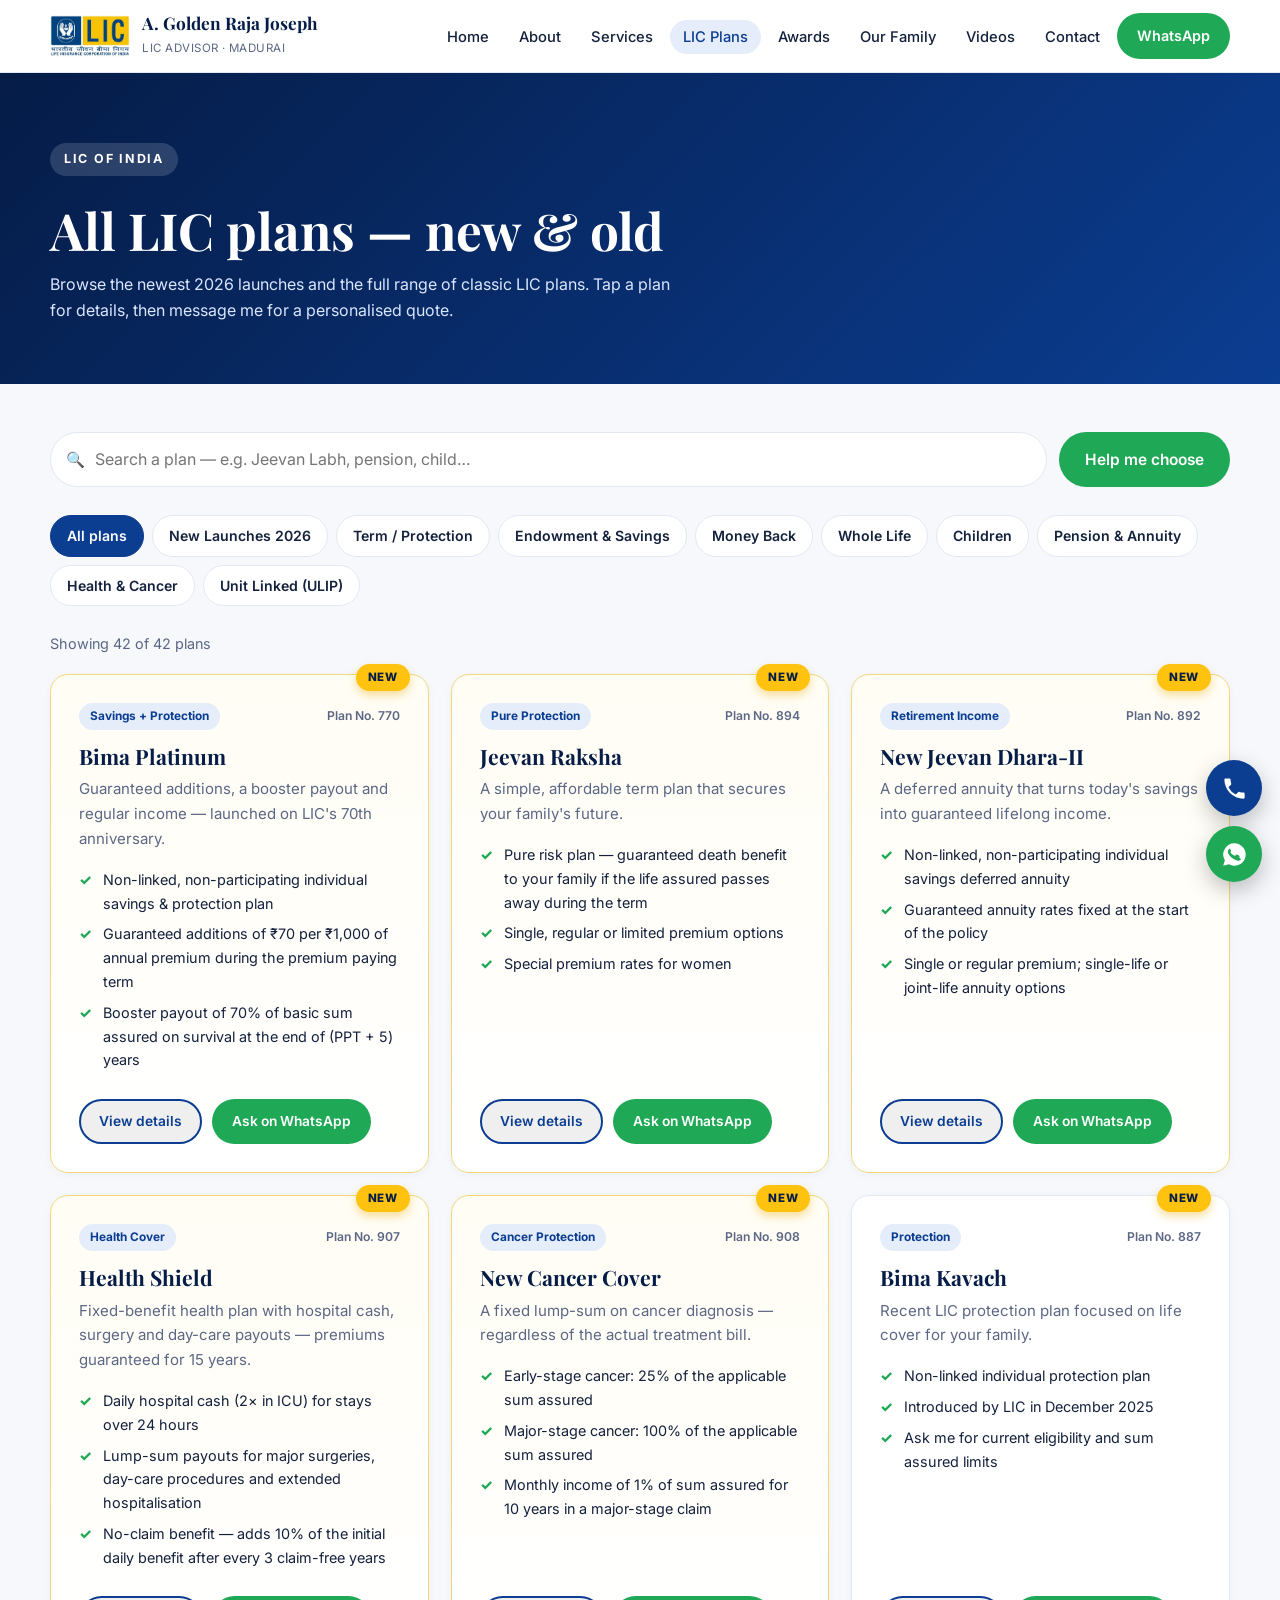
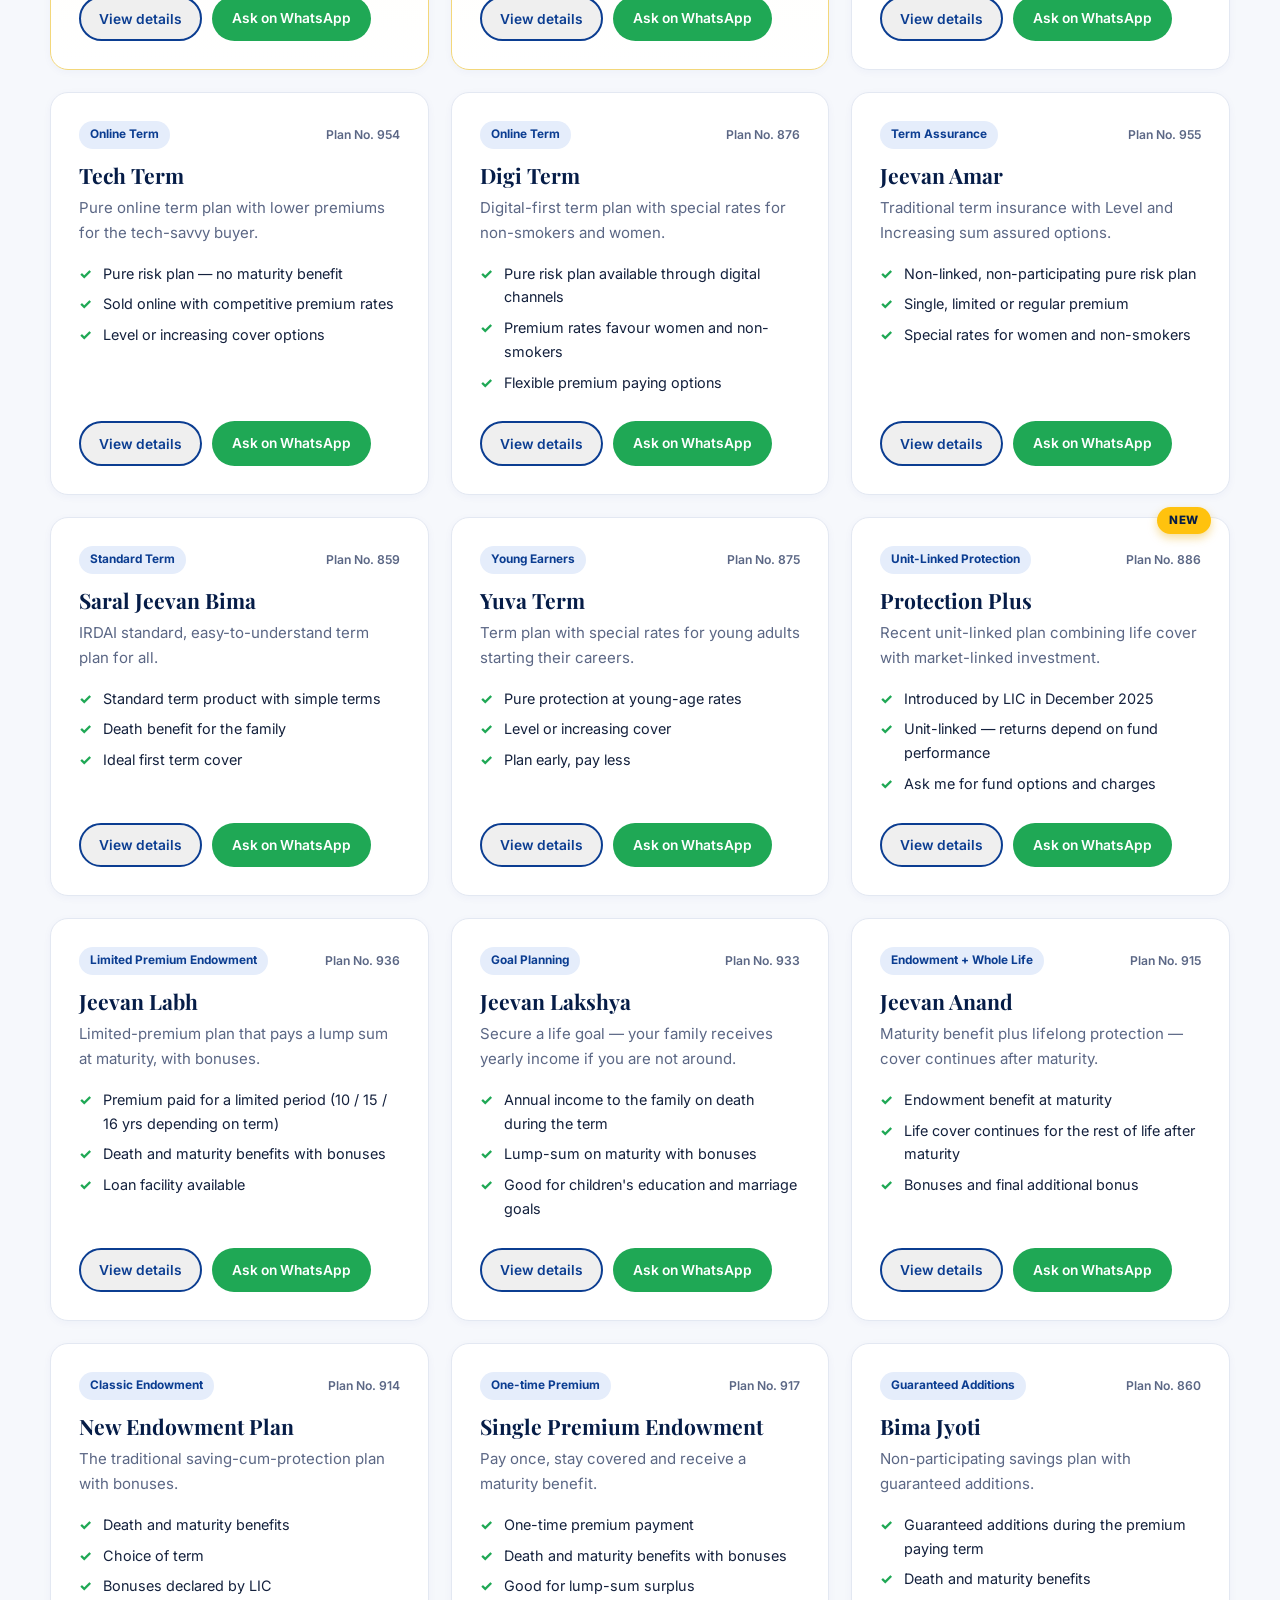
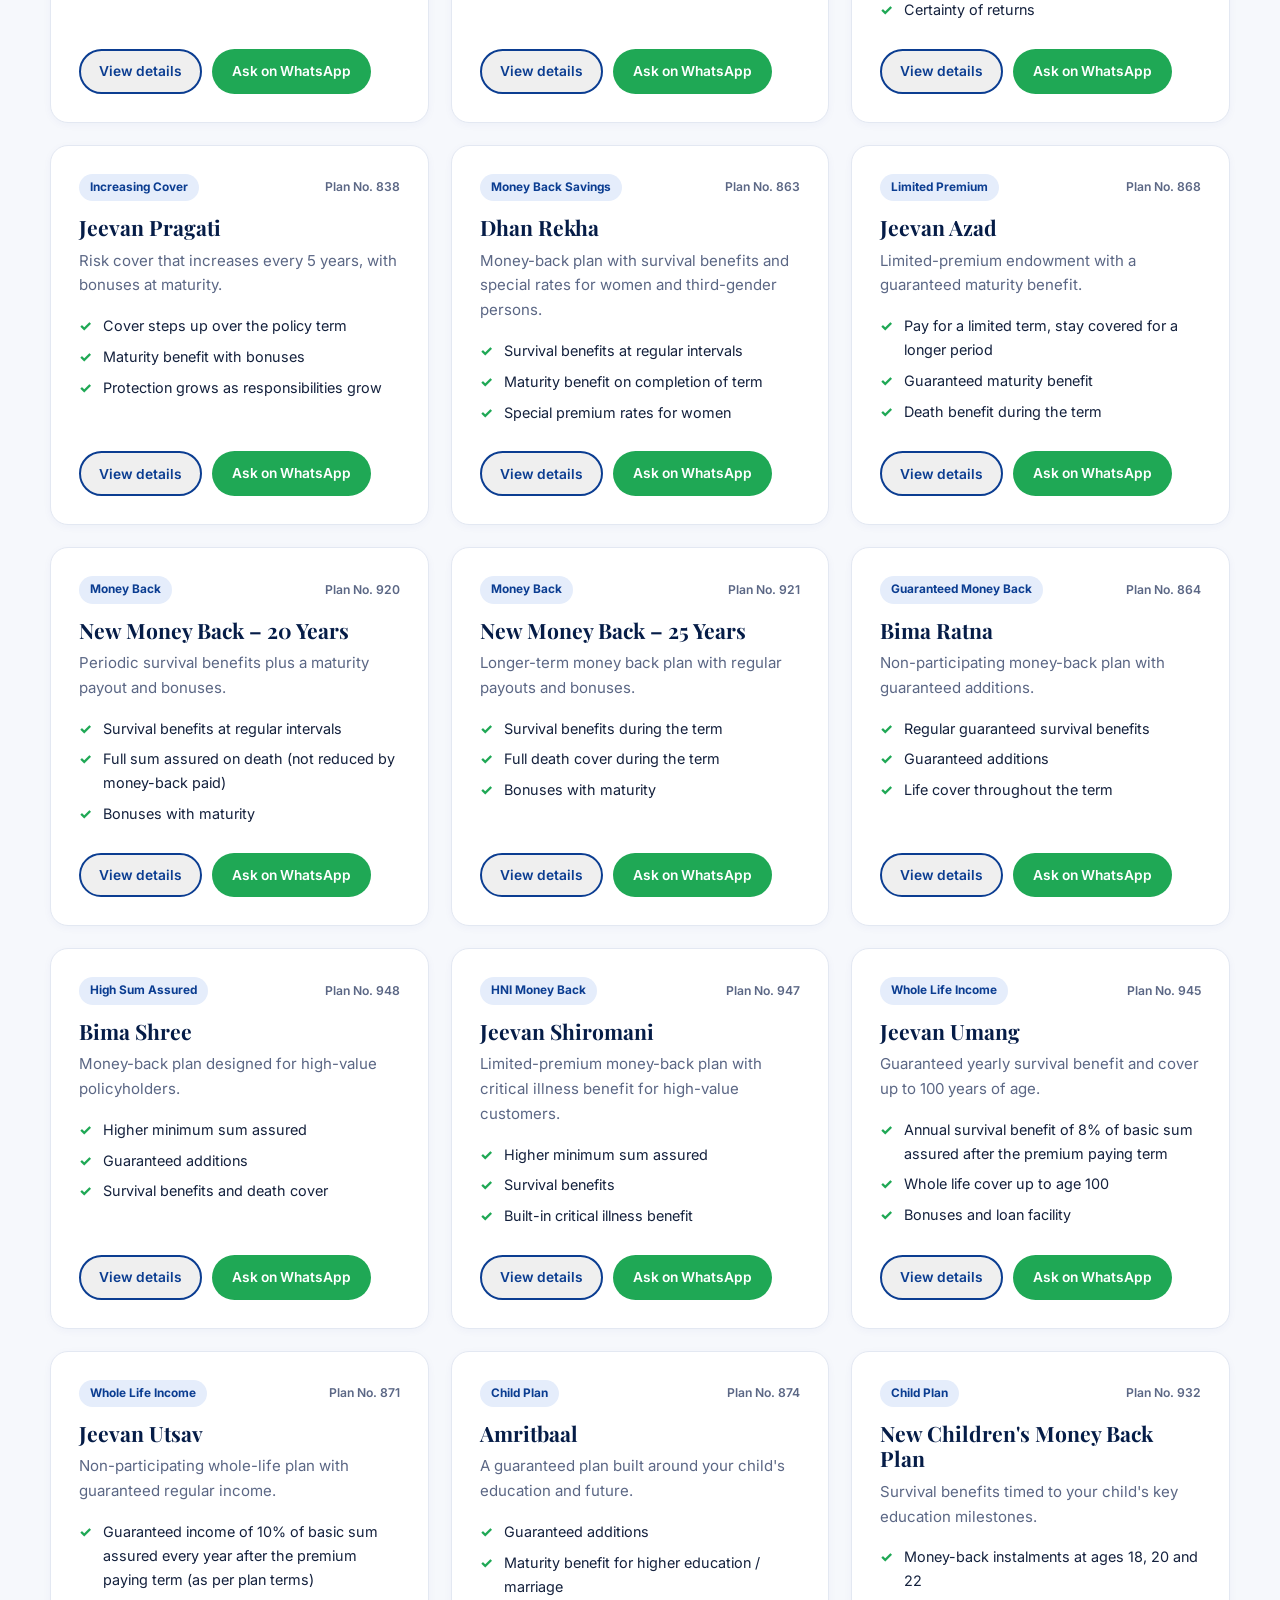
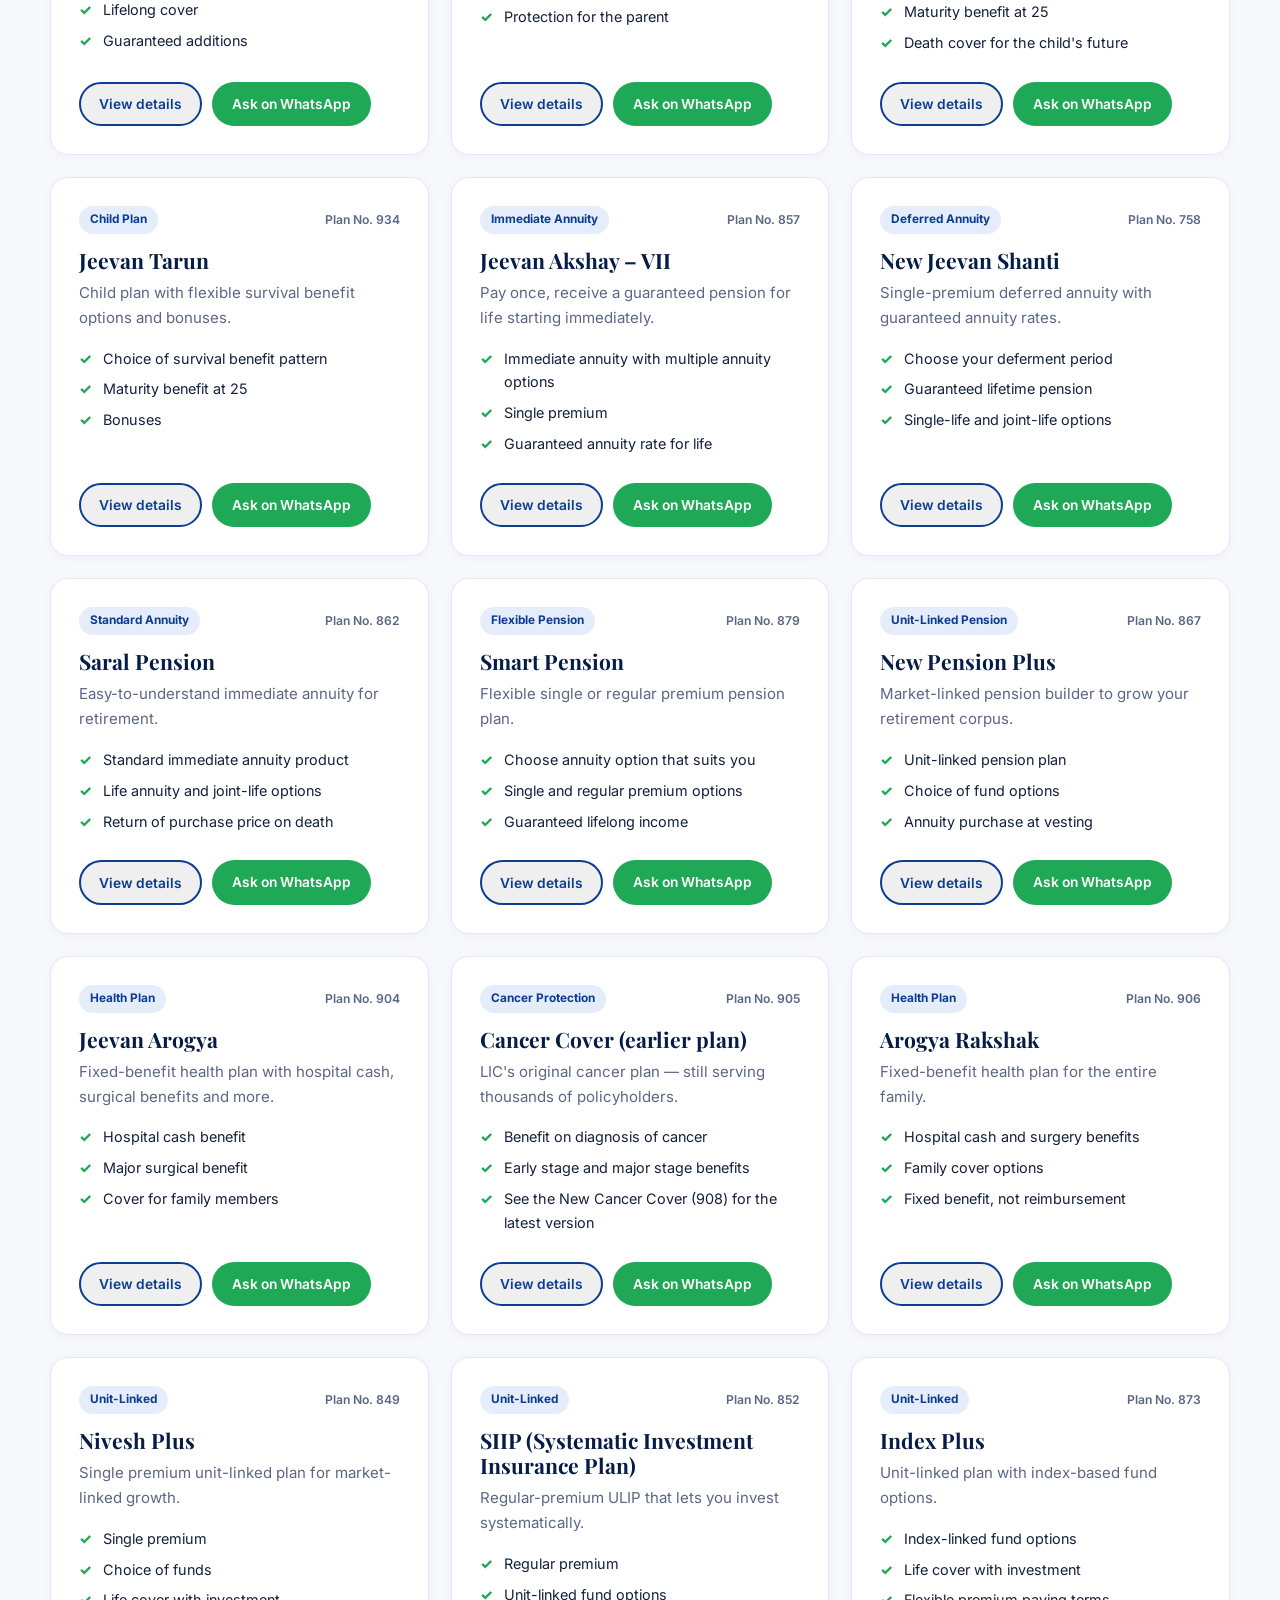
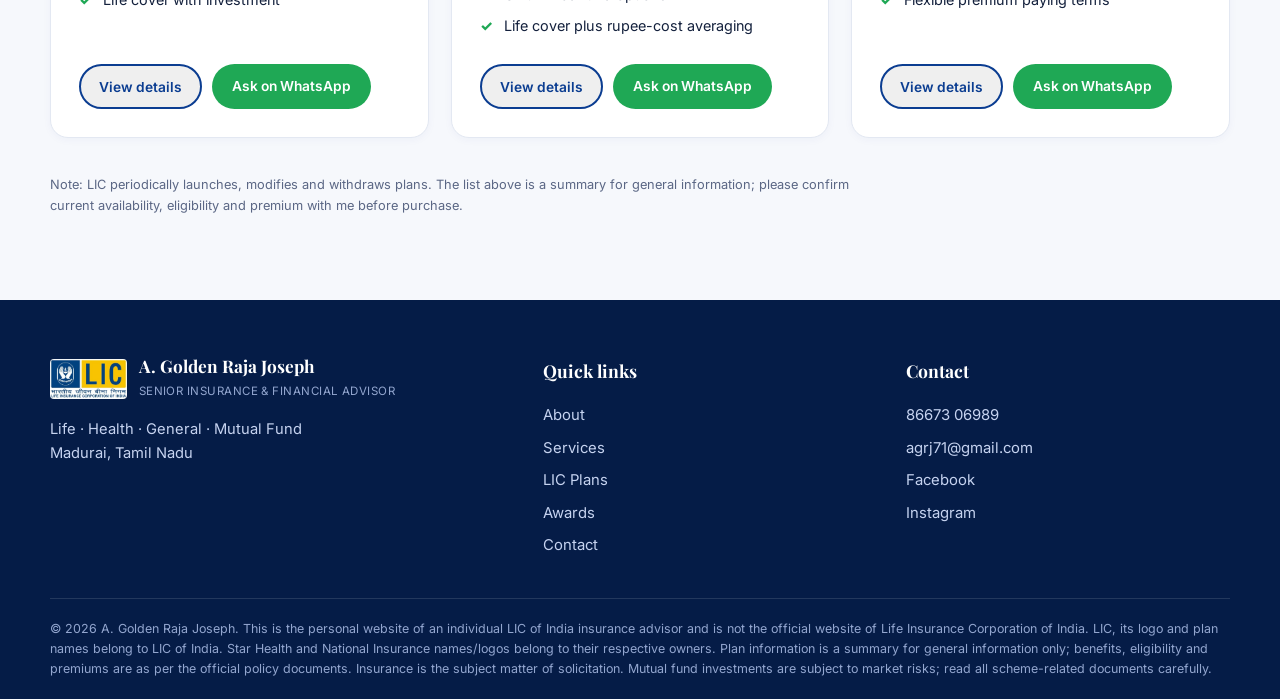
<file: plans.html>
<!doctype html>
<html lang="en">
<head>
<meta charset="utf-8">
<meta name="viewport" content="width=device-width,initial-scale=1">
<title>All LIC Plans – New &amp; Old | A. Golden Raja Joseph, LIC Advisor Madurai</title>
<meta name="description" content="Complete list of LIC of India plans: new Bima Platinum, Jeevan Raksha, Jeevan Dhara-II, Health Shield, Cancer Cover plus term, endowment, money back, whole life, child, pension, health and ULIP plans. Get a quote from A. Golden Raja Joseph, Madurai.">
<meta name="keywords" content="LIC agent Madurai, LIC advisor Madurai, Golden Raja, Bima Platinum, Jeevan Raksha, Jeevan Dhara II, Health Shield, LIC Cancer Cover, Uthangudi, Tuticorin LIC agent">
<link rel="icon" href="assets/img/lic-logo.jpg">
<link rel="preconnect" href="https://fonts.googleapis.com"><link rel="preconnect" href="https://fonts.gstatic.com" crossorigin>
<link href="https://fonts.googleapis.com/css2?family=Inter:wght@400;500;600;700&family=Playfair+Display:wght@600;700&display=swap" rel="stylesheet">
<link rel="stylesheet" href="css/style.css">
</head>
<body>

<header class="nav"><div class="wrap nav-in">
  <a class="brand" href="index.html"><img src="assets/img/lic-logo.jpg" alt="LIC of India logo"><span><b>A. Golden Raja Joseph</b><small>LIC ADVISOR · MADURAI</small></span></a>
  <button class="burger" aria-label="Menu"><span></span><span></span><span></span></button>
  <nav><ul>
    <li><a class="lnk" href="index.html#home">Home</a></li>
    <li><a class="lnk" href="index.html#about">About</a></li>
    <li><a class="lnk" href="index.html#services">Services</a></li>
    <li><a class="lnk active" href="plans.html">LIC Plans</a></li>
    <li><a class="lnk" href="index.html#awards">Awards</a></li>
    <li><a class="lnk" href="index.html#clients">Our Family</a></li>
    <li><a class="lnk" href="index.html#videos">Videos</a></li>
    <li><a class="lnk" href="index.html#contact">Contact</a></li>
    <li><a class="btn btn-wa nav-cta" target="_blank" rel="noopener" href="https://wa.me/918667306989?text=Hello%20Mr.%20Golden%20Raja%2C%20I%20would%20like%20to%20know%20about%20LIC%20plans.">WhatsApp</a></li>
  </ul></nav>
</div></header>

<section class="page-hero"><div class="wrap"><span class="eyebrow">LIC of India</span><h1>All LIC plans — new &amp; old</h1><p>Browse the newest 2026 launches and the full range of classic LIC plans. Tap a plan for details, then message me for a personalised quote.</p></div></section>
<section style="padding-top:48px"><div class="wrap">
  <div class="toolbar"><div class="search"><input id="q" type="search" placeholder="Search a plan — e.g. Jeevan Labh, pension, child…" aria-label="Search plans"></div>
  <a class="btn btn-wa" target="_blank" rel="noopener" href="https://wa.me/918667306989?text=Hello%20Mr.%20Golden%20Raja%2C%20please%20help%20me%20choose%20an%20LIC%20plan.">Help me choose</a></div>
  <div class="pills" id="pills"></div>
  <div class="count" id="count"></div>
  <div class="grid g3" id="planGrid"></div>
  <div class="empty" id="empty"><h3>No plans found</h3><p>Try a different word, or <a style="color:var(--blue);font-weight:600" href="tel:+918667306989">call 86673 06989</a> and I'll help you.</p></div>
  <p class="note" style="margin-top:36px;max-width:820px">Note: LIC periodically launches, modifies and withdraws plans. The list above is a summary for general information; please confirm current availability, eligibility and premium with me before purchase.</p>
</div></section>
<footer>
  <div class="wrap f-grid">
    <div><div class="brand" style="margin-bottom:14px"><img src="assets/img/lic-logo.jpg" alt="LIC" style="height:40px"><span><b style="color:#fff">A. Golden Raja Joseph</b><small style="color:#93a6cf">SENIOR INSURANCE &amp; FINANCIAL ADVISOR</small></span></div><p>Life · Health · General · Mutual Fund<br>Madurai, Tamil Nadu</p></div>
    <div><h4>Quick links</h4><a href="index.html#about">About</a><a href="index.html#services">Services</a><a href="plans.html">LIC Plans</a><a href="index.html#awards">Awards</a><a href="index.html#contact">Contact</a></div>
    <div><h4>Contact</h4><a href="tel:+918667306989">86673 06989</a><a href="mailto:agrj71@gmail.com">agrj71@gmail.com</a><a target="_blank" rel="noopener" href="https://www.facebook.com/share/1CcH2bQbzS/">Facebook</a><a target="_blank" rel="noopener" href="https://www.instagram.com/golden725490?utm_source=qr&mdxt=dDdqZGJibzUxOHEz">Instagram</a></div>
  </div>
  <div class="wrap disc">© <span class="yr"></span> A. Golden Raja Joseph. This is the personal website of an individual LIC of India insurance advisor and is not the official website of Life Insurance Corporation of India. LIC, its logo and plan names belong to LIC of India. Star Health and National Insurance names/logos belong to their respective owners. Plan information is a summary for general information only; benefits, eligibility and premiums are as per the official policy documents. Insurance is the subject matter of solicitation. Mutual fund investments are subject to market risks; read all scheme-related documents carefully.</div>
</footer>

<div class="fab">
  <a class="c" href="tel:+918667306989" aria-label="Call"><svg viewBox="0 0 24 24"><path d="M6.6 10.8a15 15 0 0 0 6.6 6.6l2.2-2.2c.3-.3.7-.4 1-.2 1.1.4 2.3.6 3.6.6.6 0 1 .4 1 1V20c0 .6-.4 1-1 1A17 17 0 0 1 3 4c0-.6.4-1 1-1h3.5c.6 0 1 .4 1 1 0 1.300.2 2.500.6 3.600.1.300 0 .700-.2 1l-2.300 2.200Z"/></svg></a>
  <a class="w" target="_blank" rel="noopener" href="https://wa.me/918667306989?text=Hello%20Mr.%20Golden%20Raja%2C%20I%20would%20like%20to%20know%20about%20LIC%20plans." aria-label="WhatsApp"><svg viewBox="0 0 24 24"><path d="M12 2a10 10 0 0 0-8.6 15.1L2 22l5-1.3A10 10 0 1 0 12 2Zm5.8 14.2c-.2.7-1.4 1.3-1.9 1.3-.5.1-1.1.1-1.8-.1a14 14 0 0 1-5.3-3.2c-1.5-1.5-2.4-3.200-2.500-3.700s-.5-2.100.7-3.200c.4-.4.9-.4 1.200-.3l.7 1.600c.1.200.1.400 0 .6l-.5.700c.4.800 1 1.500 1.700 2.100.9.700 1.700 1 2 1.100.3.100.5.100.7-.1l.7-.9c.2-.2.4-.2.6-.1l1.900.9c.3.200.4.300.4.500.1.200.1.800-.1 1.500Z"/></svg></a>
</div>

<div class="modal" id="planModal"><div class="modal-box"><button class="x" aria-label="Close">×</button><div class="inner"></div></div></div>
<div class="lightbox" id="lightbox"><button class="x" aria-label="Close">×</button><img alt=""><p></p></div>

<script src="js/plans.js"></script>
<script src="js/main.js"></script>
</body>
</html>
</file>
<file: css/style.css>
:root{
  --blue:#0b3d91; --blue-d:#072a66; --blue-dd:#051c47; --yellow:#ffc20e; --yellow-d:#e8a900;
  --ink:#14213d; --muted:#5b6785; --bg:#f6f8fc; --card:#fff; --line:#e3e8f2;
  --wa:#1fa855; --radius:18px; --shadow:0 10px 30px rgba(11,61,145,.10);
  --font:'Inter',system-ui,-apple-system,Segoe UI,Roboto,sans-serif; --serif:'Playfair Display',Georgia,serif;
}
*{box-sizing:border-box;margin:0;padding:0}
html{scroll-behavior:smooth;scroll-padding-top:84px}
body{font-family:var(--font);color:var(--ink);background:var(--bg);line-height:1.65;-webkit-font-smoothing:antialiased}
img,video{max-width:100%;display:block}
a{color:inherit;text-decoration:none}
.wrap{width:min(1180px,100% - 40px);margin-inline:auto}
section{padding:84px 0}
.eyebrow{display:inline-block;font-size:.78rem;font-weight:700;letter-spacing:.14em;text-transform:uppercase;color:var(--blue);background:#e5edfb;padding:6px 14px;border-radius:99px;margin-bottom:14px}
h1,h2,h3{font-family:var(--serif);line-height:1.2;color:var(--blue-dd)}
h2{font-size:clamp(1.9rem,3.6vw,2.8rem);margin-bottom:12px}
.lead{color:var(--muted);max-width:660px;font-size:1.05rem}
.sec-head{margin-bottom:44px}
.sec-head.center{text-align:center}.sec-head.center .lead{margin-inline:auto}

/* buttons */
.btn{display:inline-flex;align-items:center;gap:9px;padding:13px 24px;border-radius:99px;font-weight:600;font-size:.97rem;border:2px solid transparent;cursor:pointer;transition:.2s;font-family:inherit}
.btn-primary{background:var(--yellow);color:var(--blue-dd)}.btn-primary:hover{background:var(--yellow-d);transform:translateY(-2px)}
.btn-wa{background:var(--wa);color:#fff}.btn-wa:hover{background:#17893f;transform:translateY(-2px)}
.btn-ghost{border-color:rgba(255,255,255,.55);color:#fff}.btn-ghost:hover{background:#fff;color:var(--blue)}
.btn-outline{border-color:var(--blue);color:var(--blue)}.btn-outline:hover{background:var(--blue);color:#fff}
.btn svg{width:19px;height:19px;fill:currentColor}

/* nav */
header.nav{position:sticky;top:0;z-index:50;background:rgba(255,255,255,.92);backdrop-filter:blur(12px);border-bottom:1px solid var(--line)}
.nav-in{display:flex;align-items:center;justify-content:space-between;height:72px;gap:18px}
.brand{display:flex;align-items:center;gap:12px}
.brand img{height:42px;width:auto;border-radius:4px}
.brand b{display:block;font-family:var(--serif);font-size:1.08rem;color:var(--blue-dd);line-height:1.15}
.brand small{font-size:.72rem;color:var(--muted);letter-spacing:.04em}
nav ul{display:flex;list-style:none;gap:4px;align-items:center}
nav a.lnk{padding:8px 13px;border-radius:99px;font-size:.92rem;font-weight:500;color:var(--ink)}
nav a.lnk:hover,nav a.lnk.active{background:#e5edfb;color:var(--blue)}
.nav-cta{padding:9px 18px;font-size:.9rem}
.burger{display:none;background:none;border:0;width:42px;height:42px;cursor:pointer}
.burger span{display:block;height:2px;background:var(--blue-dd);margin:7px 9px;transition:.25s}
@media(max-width:940px){
  .burger{display:block}
  nav{position:absolute;left:0;right:0;top:72px;background:#fff;border-bottom:1px solid var(--line);max-height:0;overflow:hidden;transition:max-height .35s}
  nav.open{max-height:520px}
  nav ul{flex-direction:column;align-items:stretch;padding:12px 20px 20px}
  nav a.lnk{display:block;padding:12px 14px}
}

/* hero */
.hero{background:linear-gradient(135deg,var(--blue-dd),var(--blue) 60%,#1c5bc4);color:#fff;padding:78px 0 0;position:relative;overflow:hidden}
.hero::before{content:"";position:absolute;right:-140px;top:-140px;width:520px;height:520px;border-radius:50%;background:radial-gradient(circle,rgba(255,194,14,.28),transparent 65%)}
.hero-grid{display:grid;grid-template-columns:1.15fr .85fr;gap:40px;align-items:end;position:relative}
.hero h1{color:#fff;font-size:clamp(2.3rem,5.2vw,4rem);margin:14px 0 12px}
.hero h1 em{color:var(--yellow);font-style:normal;white-space:nowrap}
@media(max-width:430px){.hero h1 em{font-size:.8em}}
.hero .role{font-size:1.15rem;color:#dbe6ff;margin-bottom:8px;font-weight:500}
.hero .quals{display:flex;flex-wrap:wrap;gap:8px;margin:14px 0 26px}
.chip{background:rgba(255,255,255,.13);border:1px solid rgba(255,255,255,.22);padding:6px 14px;border-radius:99px;font-size:.85rem}
.hero p.txt{max-width:560px;color:#e3ebff;margin-bottom:28px}
.hero-btns{display:flex;flex-wrap:wrap;gap:12px;margin-bottom:26px}
.hero-honours{display:flex;flex-wrap:wrap;gap:12px;margin-bottom:46px}
.hero-photo{position:relative;justify-self:center;align-self:center;margin-bottom:23px}
.hero-photo .frame{width:min(390px,82vw);aspect-ratio:4/5;background:linear-gradient(180deg,#dfe9ff,#fff);border-radius:var(--radius);overflow:hidden;border:6px solid rgba(255,255,255,.3);box-shadow:0 18px 44px rgba(0,0,0,.35)}
.hero-photo img{width:100%;height:100%;object-fit:cover;object-position:50% 100%;transform:scale(1.03);transform-origin:50% 100%}
.badge{background:#fff;color:var(--blue-dd);border-radius:14px;padding:10px 16px;box-shadow:var(--shadow);font-size:.82rem;font-weight:600;display:flex;gap:10px;align-items:center}
.badge i{font-style:normal;font-size:1.4rem}
@media(max-width:900px){.hero-grid{grid-template-columns:1fr}.hero-photo{order:-1}.hero{padding-top:48px}.hero-photo{margin-bottom:8px}}

.strip{background:var(--yellow);color:var(--blue-dd)}
.strip .wrap{display:flex;flex-wrap:wrap;justify-content:center;gap:10px 38px;padding:16px 0;font-weight:700;font-size:.95rem}

/* about */
.about-grid{display:grid;grid-template-columns:.8fr 1.2fr;gap:56px;align-items:center}
.about-img{position:relative}
.about-img img.main{border-radius:var(--radius);box-shadow:var(--shadow);width:100%;max-width:400px;margin-inline:auto}
.about-img::after{content:"";position:absolute;inset:22px -14px -14px 22px;border:3px solid var(--yellow);border-radius:var(--radius);z-index:-1;max-width:400px;margin-inline:auto}
.about p{color:var(--muted);margin-bottom:16px}
.facts{display:grid;grid-template-columns:repeat(2,1fr);gap:14px;margin-top:24px}
.fact{background:var(--card);border:1px solid var(--line);border-radius:14px;padding:16px 18px}
.fact b{display:block;color:var(--blue);font-size:.76rem;letter-spacing:.1em;text-transform:uppercase}
.fact span{font-weight:600}
@media(max-width:860px){.about-grid{grid-template-columns:1fr}.about-img{padding-right:14px}}

/* cards */
.grid{display:grid;gap:22px}
.g3{grid-template-columns:repeat(auto-fit,minmax(290px,1fr))}
.g4{grid-template-columns:repeat(auto-fit,minmax(240px,1fr))}
.card{background:var(--card);border:1px solid var(--line);border-radius:var(--radius);padding:28px;box-shadow:0 2px 8px rgba(11,61,145,.04);transition:.25s}
.card:hover{transform:translateY(-5px);box-shadow:var(--shadow)}
.svc .ic{width:54px;height:54px;border-radius:14px;background:#e5edfb;display:grid;place-items:center;font-size:1.6rem;margin-bottom:16px}
.svc h3{font-size:1.25rem;margin-bottom:8px}.svc p{color:var(--muted);font-size:.95rem}
.svc img.logo{height:44px;width:auto;margin-bottom:14px;object-fit:contain}

.alt{background:#fff;border-block:1px solid var(--line)}

/* plans */
.plan{display:flex;flex-direction:column;position:relative}
.plan .top{display:flex;justify-content:space-between;align-items:center;gap:8px;margin-bottom:14px}
.tag{font-size:.74rem;font-weight:700;color:var(--blue);background:#e5edfb;padding:4px 11px;border-radius:99px}
.pno{font-size:.76rem;color:var(--muted);font-weight:600}
.newbadge{position:absolute;top:-11px;right:18px;background:var(--yellow);color:var(--blue-dd);font-size:.72rem;font-weight:800;padding:4px 12px;border-radius:99px;letter-spacing:.06em;box-shadow:0 4px 10px rgba(232,169,0,.4)}
.plan h3{font-size:1.32rem;margin-bottom:8px}
.plan p{color:var(--muted);font-size:.94rem;margin-bottom:16px}
.plan ul{list-style:none;margin-bottom:20px;font-size:.9rem}
.plan li{padding-left:24px;position:relative;margin-bottom:7px}
.plan li::before{content:"✓";position:absolute;left:0;color:var(--wa);font-weight:800}
.plan .acts{margin-top:auto;display:flex;gap:10px;flex-wrap:wrap}
.plan .btn{padding:9px 18px;font-size:.86rem}
.featured-new{border-color:#f3d77a;background:linear-gradient(180deg,#fffdf4,#fff)}

.toolbar{display:flex;flex-wrap:wrap;gap:12px;align-items:center;margin-bottom:28px}
.search{flex:1 1 260px;position:relative}
.search input{width:100%;padding:13px 18px 13px 44px;border-radius:99px;border:1.5px solid var(--line);font:inherit;background:#fff;outline:none}
.search input:focus{border-color:var(--blue)}
.search::before{content:"🔍";position:absolute;left:16px;top:50%;transform:translateY(-50%);font-size:.95rem}
.pills{display:flex;flex-wrap:wrap;gap:8px;margin-bottom:26px}
.pill{border:1.5px solid var(--line);background:#fff;padding:8px 16px;border-radius:99px;font:inherit;font-size:.88rem;font-weight:600;cursor:pointer;color:var(--ink);transition:.2s}
.pill:hover{border-color:var(--blue);color:var(--blue)}
.pill.on{background:var(--blue);border-color:var(--blue);color:#fff}
.count{color:var(--muted);font-size:.9rem;margin-bottom:18px}
.empty{text-align:center;padding:50px;color:var(--muted);display:none}

.page-hero{background:linear-gradient(135deg,var(--blue-dd),var(--blue));color:#fff;padding:70px 0 60px}
.page-hero h1{color:#fff;font-size:clamp(2rem,4.5vw,3.2rem);margin:10px 0}
.page-hero p{color:#dbe6ff;max-width:640px}
.page-hero .eyebrow{background:rgba(255,255,255,.15);color:#fff}

/* modal */
.modal{position:fixed;inset:0;background:rgba(5,28,71,.72);z-index:90;display:none;align-items:center;justify-content:center;padding:20px}
.modal.open{display:flex}
.modal-box{background:#fff;border-radius:22px;max-width:620px;width:100%;max-height:88vh;overflow:auto;padding:34px;position:relative}
.modal-box h3{font-size:1.7rem;margin:10px 0}
.x{position:absolute;top:14px;right:16px;width:38px;height:38px;border-radius:50%;border:0;background:#eef2fa;font-size:1.3rem;cursor:pointer}
.kv{display:grid;grid-template-columns:repeat(auto-fit,minmax(200px,1fr));gap:12px;margin:18px 0}
.kv div{background:var(--bg);border-radius:12px;padding:12px 16px}
.kv b{display:block;font-size:.72rem;letter-spacing:.1em;text-transform:uppercase;color:var(--blue)}
.note{font-size:.8rem;color:var(--muted);margin-top:16px}

/* awards */
.awards{display:grid;grid-template-columns:repeat(auto-fit,minmax(250px,1fr));gap:22px}
.award{background:#fff;border:1px solid var(--line);border-radius:var(--radius);overflow:hidden;cursor:zoom-in;transition:.25s;display:flex;flex-direction:column}
.award:hover{transform:translateY(-5px);box-shadow:var(--shadow)}
.award .img{aspect-ratio:4/5;background:#f0f3fa;display:grid;place-items:center;overflow:hidden}
.award.wide .img{aspect-ratio:4/3}
.award img{width:100%;height:100%;object-fit:contain}
.award .cap{padding:16px 18px}
.award .cap b{display:block;font-family:var(--serif);font-size:1.08rem;color:var(--blue-dd)}
.award .cap span{font-size:.85rem;color:var(--muted)}
.lightbox{position:fixed;inset:0;background:rgba(5,15,40,.92);z-index:100;display:none;align-items:center;justify-content:center;padding:24px;flex-direction:column;gap:14px}
.lightbox.open{display:flex}
.lightbox img{max-height:82vh;max-width:94vw;object-fit:contain;border-radius:10px;background:#fff}
.lightbox p{color:#fff;font-weight:600}
.lightbox .x{background:#fff}

.guinness{background:linear-gradient(135deg,var(--blue-dd),var(--blue));color:#fff;border-radius:var(--radius);padding:36px;display:grid;grid-template-columns:auto 1fr;gap:30px;align-items:center;margin-bottom:34px}
.guinness .num{font-family:var(--serif);font-size:clamp(2.4rem,6vw,4.2rem);color:var(--yellow);line-height:1}
.guinness h3{color:#fff;font-size:1.4rem;margin-bottom:6px}
.guinness p{color:#dbe6ff;font-size:.95rem}
@media(max-width:700px){.guinness{grid-template-columns:1fr;padding:26px}}

/* videos */
.vids{display:grid;grid-template-columns:repeat(auto-fit,minmax(300px,1fr));gap:22px}
.vid{background:#fff;border:1px solid var(--line);border-radius:var(--radius);overflow:hidden}
.vid video{width:100%;aspect-ratio:16/9;background:#000;object-fit:cover}
.vid .cap{padding:14px 18px;font-weight:600;font-size:.95rem}

/* clients */
.clients{display:grid;grid-template-columns:repeat(auto-fit,minmax(300px,1fr));gap:16px}
.client{background:#fff;border:1px solid var(--line);border-radius:16px;padding:20px;display:flex;gap:14px;align-items:flex-start}
.client .av{flex:none;width:46px;height:46px;border-radius:50%;background:linear-gradient(135deg,var(--blue),#3d78d8);color:#fff;display:grid;place-items:center;font-weight:700}
.client b{display:block;font-size:.98rem;line-height:1.3}.client span{font-size:.84rem;color:var(--muted)}

/* cards images */
.cards2{display:grid;grid-template-columns:repeat(auto-fit,minmax(280px,1fr));gap:24px;align-items:start}
.cards2 figure{background:#fff;border:1px solid var(--line);border-radius:var(--radius);padding:14px;box-shadow:var(--shadow);cursor:zoom-in}
.cards2 img{border-radius:12px;width:100%}
.cards2 figcaption{text-align:center;font-weight:600;padding-top:12px;color:var(--muted);font-size:.9rem}

/* contact */
.contact-grid{display:grid;grid-template-columns:1fr 1fr;gap:34px}
@media(max-width:860px){.contact-grid{grid-template-columns:1fr}}
.cinfo .row{display:flex;gap:16px;padding:16px 0;border-bottom:1px solid var(--line)}
.cinfo .row:last-child{border:0}
.cinfo .ico{flex:none;width:46px;height:46px;border-radius:12px;background:#e5edfb;display:grid;place-items:center;font-size:1.3rem}
.cinfo b{display:block;color:var(--blue-dd)}.cinfo a,.cinfo span{color:var(--muted);font-size:.96rem}
.cinfo a:hover{color:var(--blue)}
form label{display:block;font-weight:600;font-size:.88rem;margin:14px 0 6px}
form input,form select,form textarea{width:100%;padding:12px 16px;border:1.5px solid var(--line);border-radius:12px;font:inherit;background:#fff;outline:none}
form input:focus,form select:focus,form textarea:focus{border-color:var(--blue)}
form .btn{margin-top:20px;width:100%;justify-content:center}
.social{display:flex;gap:12px;margin-top:18px;flex-wrap:wrap}

/* footer */
footer{background:var(--blue-dd);color:#c6d3f0;padding:56px 0 0}
.f-grid{display:grid;grid-template-columns:1.4fr 1fr 1fr;gap:40px;padding-bottom:36px}
@media(max-width:800px){.f-grid{grid-template-columns:1fr}}
footer h4{color:#fff;font-family:var(--serif);font-size:1.1rem;margin-bottom:14px}
footer a{display:block;padding:4px 0;font-size:.93rem}footer a:hover{color:var(--yellow)}
footer p{font-size:.92rem}
.disc{border-top:1px solid rgba(255,255,255,.12);padding:20px 0;font-size:.78rem;color:#93a6cf;line-height:1.6}

/* floating */
.fab{position:fixed;right:18px;bottom:18px;z-index:60;display:flex;flex-direction:column;gap:10px}
.fab a{width:56px;height:56px;border-radius:50%;display:grid;place-items:center;box-shadow:0 8px 22px rgba(0,0,0,.25);transition:.2s}
.fab a:hover{transform:scale(1.08)}
.fab .w{background:var(--wa)}.fab .c{background:var(--blue)}
.fab svg{width:27px;height:27px;fill:#fff}

.reveal{opacity:0;transform:translateY(22px);transition:.7s}
.reveal.in{opacity:1;transform:none}
@media(prefers-reduced-motion:reduce){.reveal{opacity:1;transform:none;transition:none}html{scroll-behavior:auto}}

.client .fb{margin-top:10px;font-size:.92rem;color:var(--ink);font-style:italic;line-height:1.55;border-left:3px solid var(--yellow);padding-left:12px}
</file>
